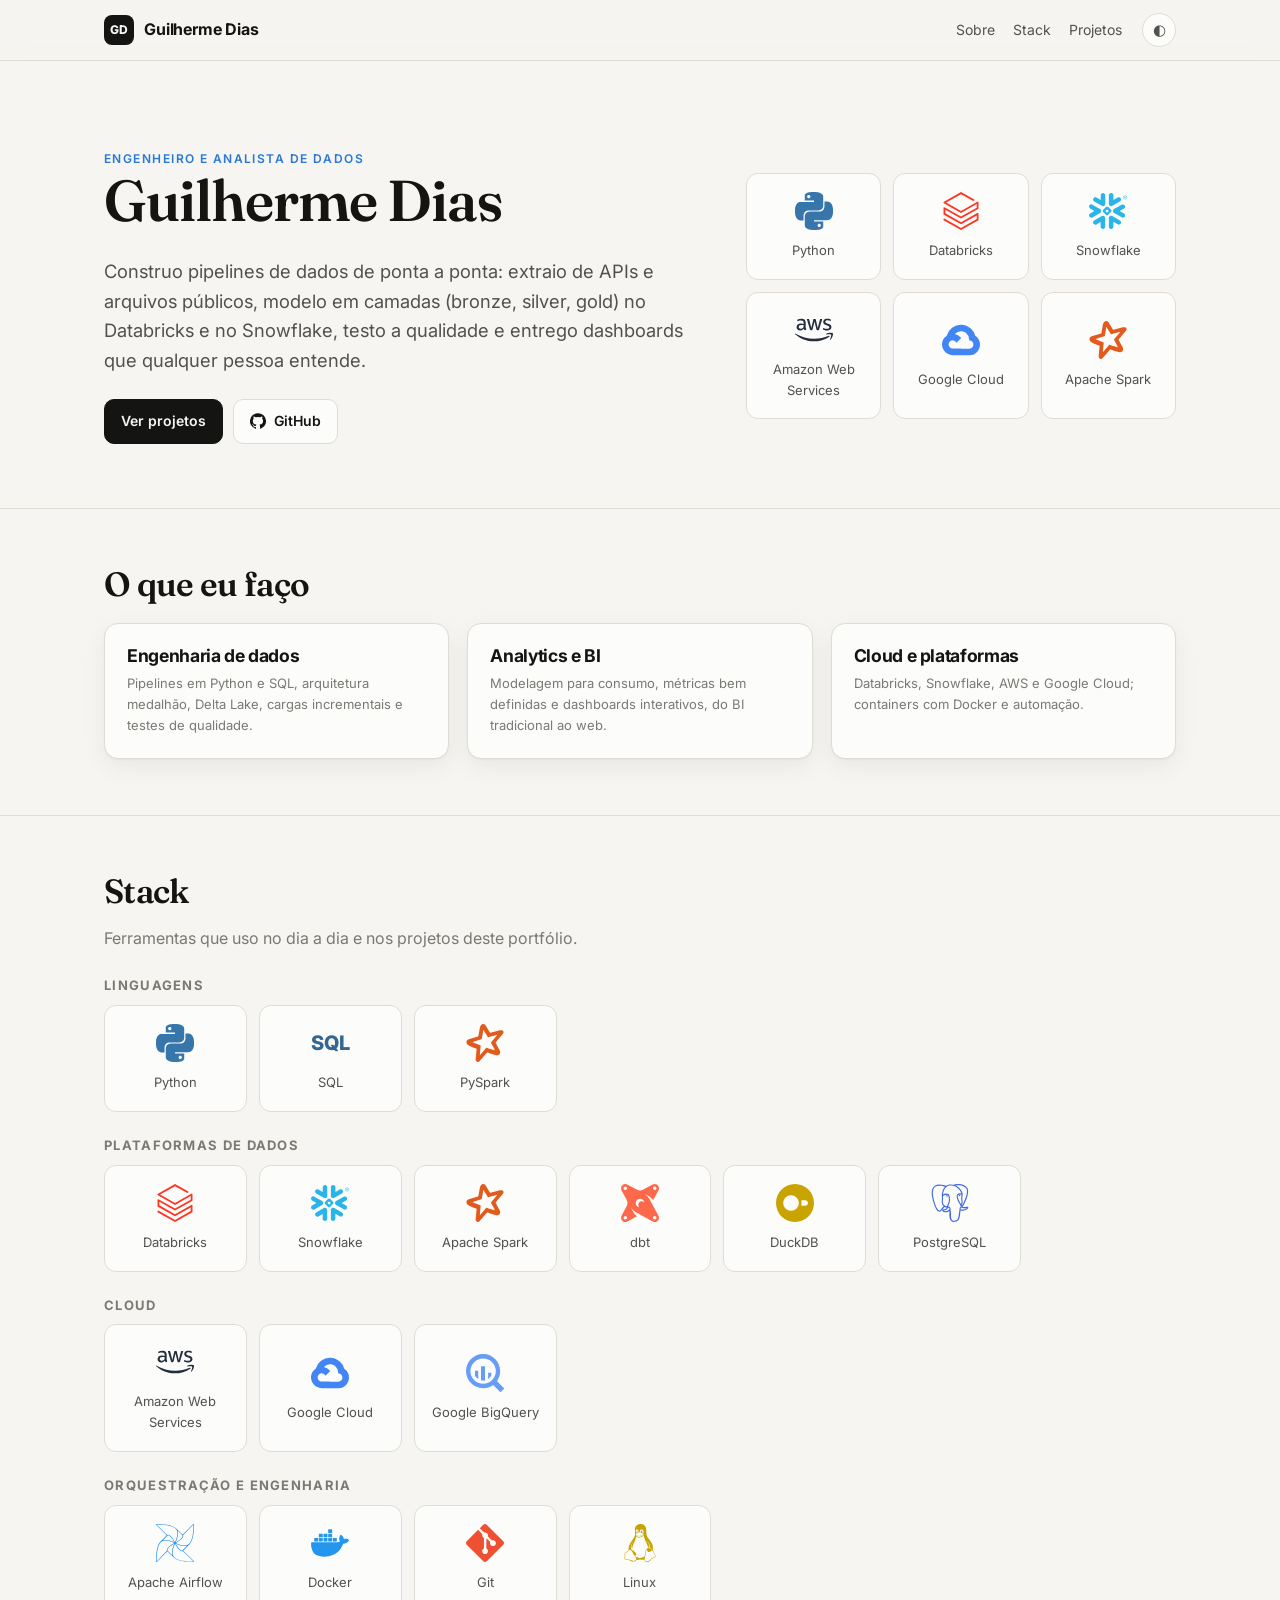
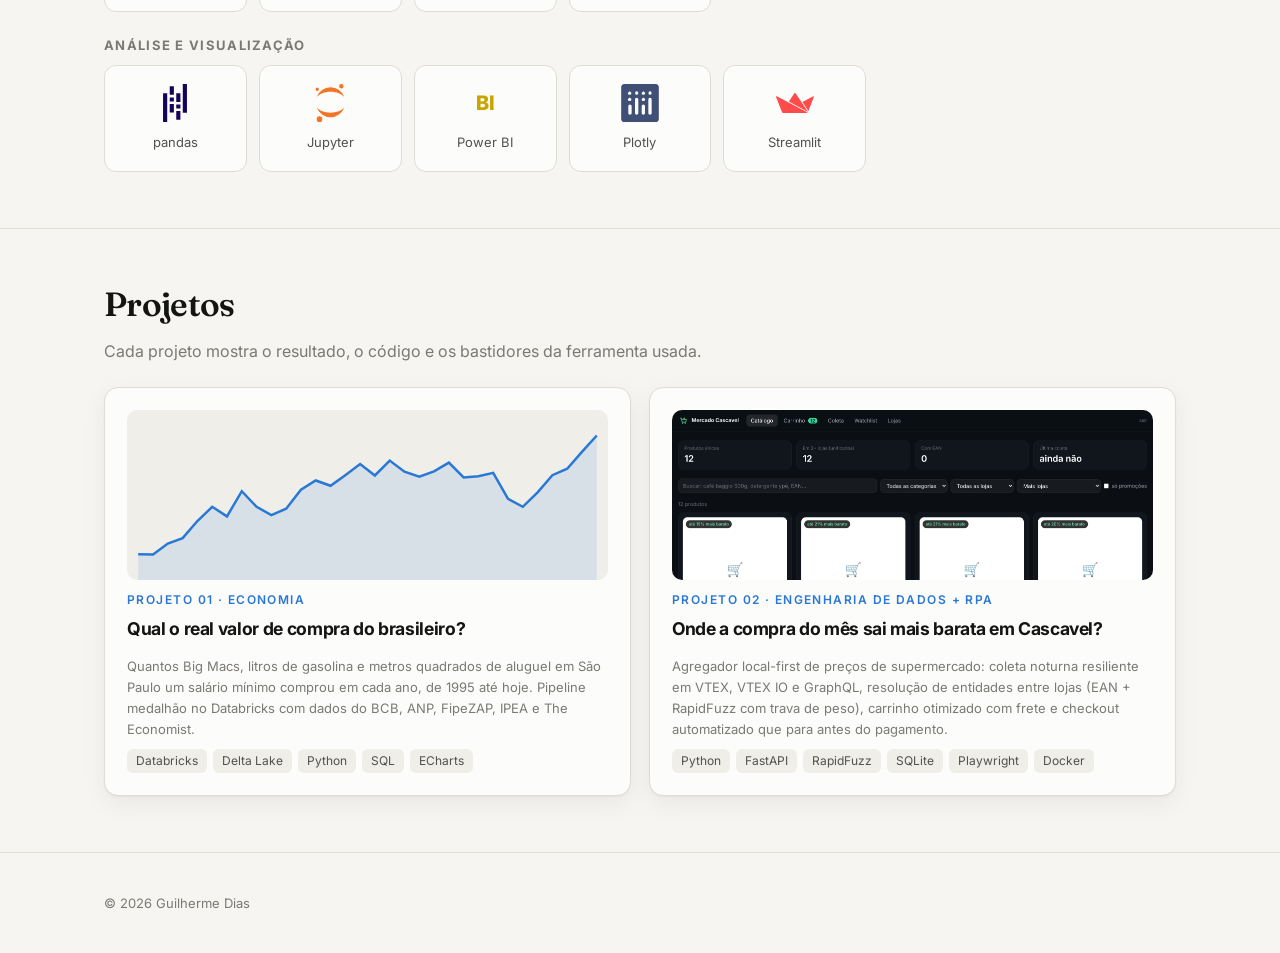
<file: index.html>
<!doctype html>
<html lang="pt-BR">
<head>
<meta charset="utf-8">
<meta name="viewport" content="width=device-width, initial-scale=1">
<title>Guilherme Dias · Dados</title>
<meta name="description" content="Portfólio de Guilherme Dias: engenharia e análise de dados, Databricks, Snowflake, Python, SQL e dashboards interativos.">
<link rel="preconnect" href="https://fonts.googleapis.com">
<link href="https://fonts.googleapis.com/css2?family=Fraunces:opsz,wght@9..144,600&family=Inter:wght@400;500;600;700;800&family=JetBrains+Mono:wght@400&display=swap" rel="stylesheet">
<link rel="stylesheet" href="assets/style.css">
<link rel="icon" href="data:image/svg+xml,<svg xmlns='http://www.w3.org/2000/svg' viewBox='0 0 32 32'><rect width='32' height='32' rx='8' fill='%23141413'/><text x='16' y='21' font-family='Arial' font-weight='800' font-size='13' fill='white' text-anchor='middle'>GD</text></svg>">
<script src="assets/app.js"></script>
<script src="assets/logos.js"></script>
</head>
<body>
<header class="nav"><div class="wrap">
  <a class="brand" href="./"><span class="mono">GD</span>Guilherme Dias</a>
  <nav class="nav-links">
    <a href="#sobre" class="hide-sm">Sobre</a>
    <a href="#stack-sec">Stack</a>
    <a href="#projetos">Projetos</a>
  </nav>
  <button class="theme-btn" onclick="alternarTema()" aria-label="Alternar tema">◐</button>
</div></header>

<main>
<section class="hero" id="sobre"><div class="wrap hero-grid">
  <div>
    <div class="eyebrow" id="titulo">Dados</div>
    <h1 id="nome">Guilherme Dias</h1>
    <p class="lead" id="resumo"></p>
    <div class="cta">
      <a class="btn primary" href="#projetos">Ver projetos</a>
      <a class="btn" id="lnk-linkedin" href="#" target="_blank" rel="noopener"><svg viewBox="0 0 24 24"><path d="M20.45 20.45h-3.56v-5.57c0-1.33-.02-3.04-1.85-3.04-1.85 0-2.14 1.45-2.14 2.94v5.67H9.35V9h3.41v1.56h.05c.48-.9 1.64-1.85 3.37-1.85 3.6 0 4.27 2.37 4.27 5.46v6.28zM5.34 7.43a2.06 2.06 0 1 1 0-4.13 2.06 2.06 0 0 1 0 4.13zM7.12 20.45H3.56V9h3.56v11.45zM22.22 0H1.77C.79 0 0 .77 0 1.73v20.54C0 23.23.79 24 1.77 24h20.45c.98 0 1.78-.77 1.78-1.73V1.73C24 .77 23.2 0 22.22 0z"/></svg>LinkedIn</a>
      <a class="btn" id="lnk-github" href="#" target="_blank" rel="noopener"><svg viewBox="0 0 24 24"><path d="M12 .3a12 12 0 0 0-3.8 23.4c.6.1.8-.3.8-.6v-2c-3.3.7-4-1.6-4-1.6-.6-1.4-1.4-1.8-1.4-1.8-1-.7.1-.7.1-.7 1.2.1 1.8 1.2 1.8 1.2 1 1.8 2.8 1.3 3.5 1 0-.8.4-1.3.7-1.6-2.7-.3-5.5-1.3-5.5-6 0-1.2.5-2.3 1.3-3.1-.2-.4-.6-1.6 0-3.2 0 0 1-.3 3.4 1.2a11.5 11.5 0 0 1 6 0c2.3-1.5 3.3-1.2 3.3-1.2.6 1.6.2 2.8.1 3.2.8.8 1.3 1.9 1.3 3.2 0 4.6-2.8 5.6-5.5 5.9.5.4.9 1.1.9 2.2v3.3c0 .3.1.7.8.6A12 12 0 0 0 12 .3"/></svg>GitHub</a>
    </div>
  </div>
  <div class="logos" id="hero-logos" style="grid-template-columns:repeat(3,1fr)"></div>
</div></section>

<section id="areas-sec"><div class="wrap">
  <h2>O que eu faço</h2>
  <div class="grid grid-3" id="areas" style="margin-top:20px"></div>
</div></section>

<section id="stack-sec"><div class="wrap">
  <h2>Stack</h2>
  <p class="muted">Ferramentas que uso no dia a dia e nos projetos deste portfólio.</p>
  <div id="stack"></div>
</div></section>

<section id="sec-xp"><div class="wrap">
  <h2>Experiência</h2>
  <div id="xp" style="margin-top:12px"></div>
</div></section>

<section id="projetos"><div class="wrap">
  <h2>Projetos</h2>
  <p class="muted">Cada projeto mostra o resultado, o código e os bastidores da ferramenta usada.</p>
  <div class="grid grid-2" style="margin-top:22px">
    <a class="card project-card" href="projetos/poder-de-compra/">
      <div class="thumb" id="thumb-1"></div>
      <div class="eyebrow">Projeto 01 · Economia</div>
      <h3>Qual o real valor de compra do brasileiro?</h3>
      <p class="muted small" style="margin:0">Quantos Big Macs, litros de gasolina e metros quadrados de aluguel em São Paulo um salário mínimo comprou em cada ano, de 1995 até hoje. Pipeline medalhão no Databricks com dados do BCB, ANP, FipeZAP, IPEA e The Economist.</p>
      <div class="tags"><span class="tag">Databricks</span><span class="tag">Delta Lake</span><span class="tag">Python</span><span class="tag">SQL</span><span class="tag">ECharts</span></div>
    </a>
    <a class="card project-card" href="projetos/mercado-cascavel/">
      <div class="thumb"><img src="projetos/mercado-cascavel/prints/catalogo.png" alt="" loading="lazy" style="width:100%;height:100%;object-fit:cover;object-position:top"></div>
      <div class="eyebrow">Projeto 02 · Engenharia de dados + RPA</div>
      <h3>Onde a compra do mês sai mais barata em Cascavel?</h3>
      <p class="muted small" style="margin:0">Agregador local-first de preços de supermercado: coleta noturna resiliente em VTEX, VTEX IO e GraphQL, resolução de entidades entre lojas (EAN + RapidFuzz com trava de peso), carrinho otimizado com frete e checkout automatizado que para antes do pagamento.</p>
      <div class="tags"><span class="tag">Python</span><span class="tag">FastAPI</span><span class="tag">RapidFuzz</span><span class="tag">SQLite</span><span class="tag">Playwright</span><span class="tag">Docker</span></div>
    </a>
  </div>
</div></section>
</main>

<footer><div class="wrap">© <span id="ano-atual"></span> Guilherme Dias</div></footer>

<script src="assets/home.js"></script>
<script>
fetch("data/poder_compra.json").then(r => r.json()).then(d => {
  const pts = d.anual.filter(r => r.bigmacs), w = 600, h = 170, pad = 14;
  const xs = pts.map(r => r.ano), ys = pts.map(r => r.bigmacs);
  const x = a => pad + (a - xs[0]) / (xs.at(-1) - xs[0]) * (w - 2 * pad);
  const y = v => h - pad - (v - Math.min(...ys) + 3) / (Math.max(...ys) - Math.min(...ys) + 6) * (h - 2 * pad);
  const path = pts.map((r, i) => (i ? "L" : "M") + x(r.ano).toFixed(1) + "," + y(r.bigmacs).toFixed(1)).join("");
  document.getElementById("thumb-1").innerHTML =
    `<svg viewBox="0 0 ${w} ${h}" preserveAspectRatio="none" width="100%" height="100%">
       <path d="${path} L${x(xs.at(-1))},${h} L${x(xs[0])},${h}Z" fill="var(--series-1)" opacity=".12"/>
       <path d="${path}" fill="none" stroke="var(--series-1)" stroke-width="2.5" vector-effect="non-scaling-stroke"/>
     </svg>`;
});
</script>
</body>
</html>
</file>
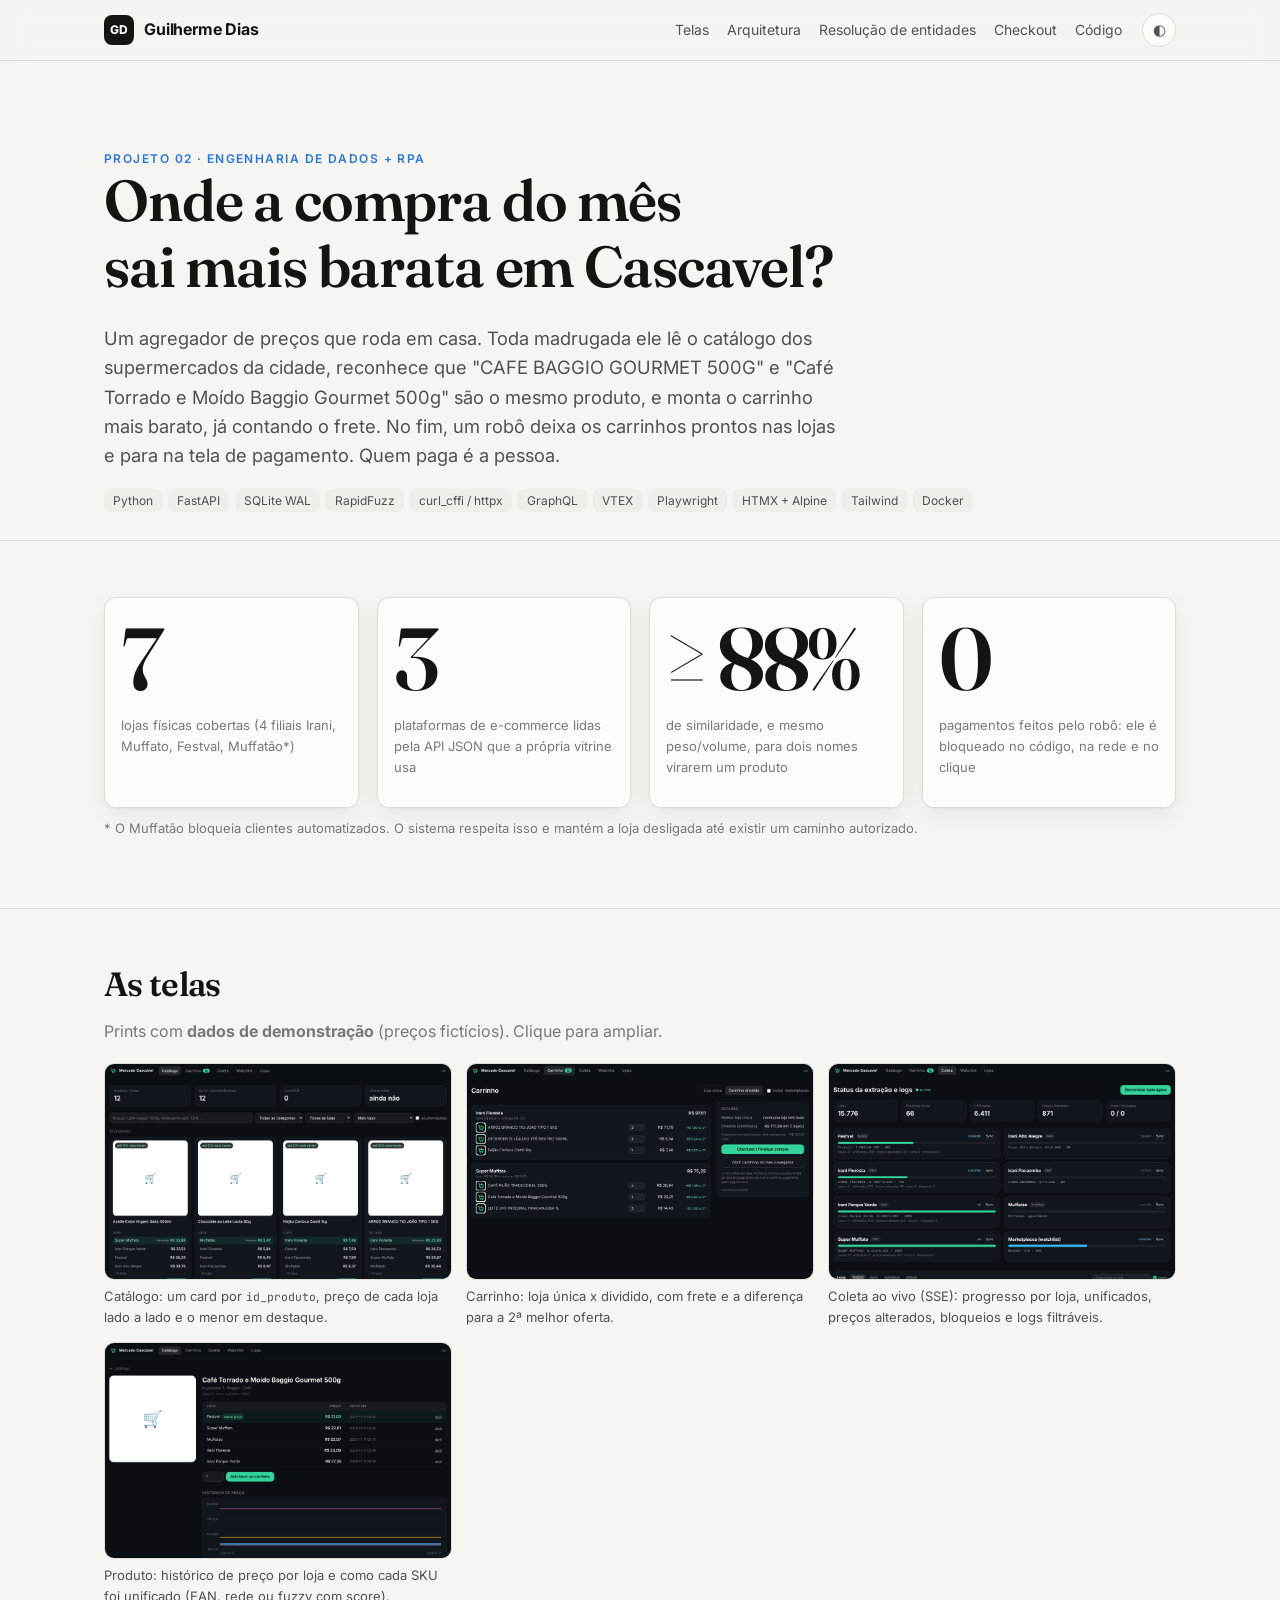
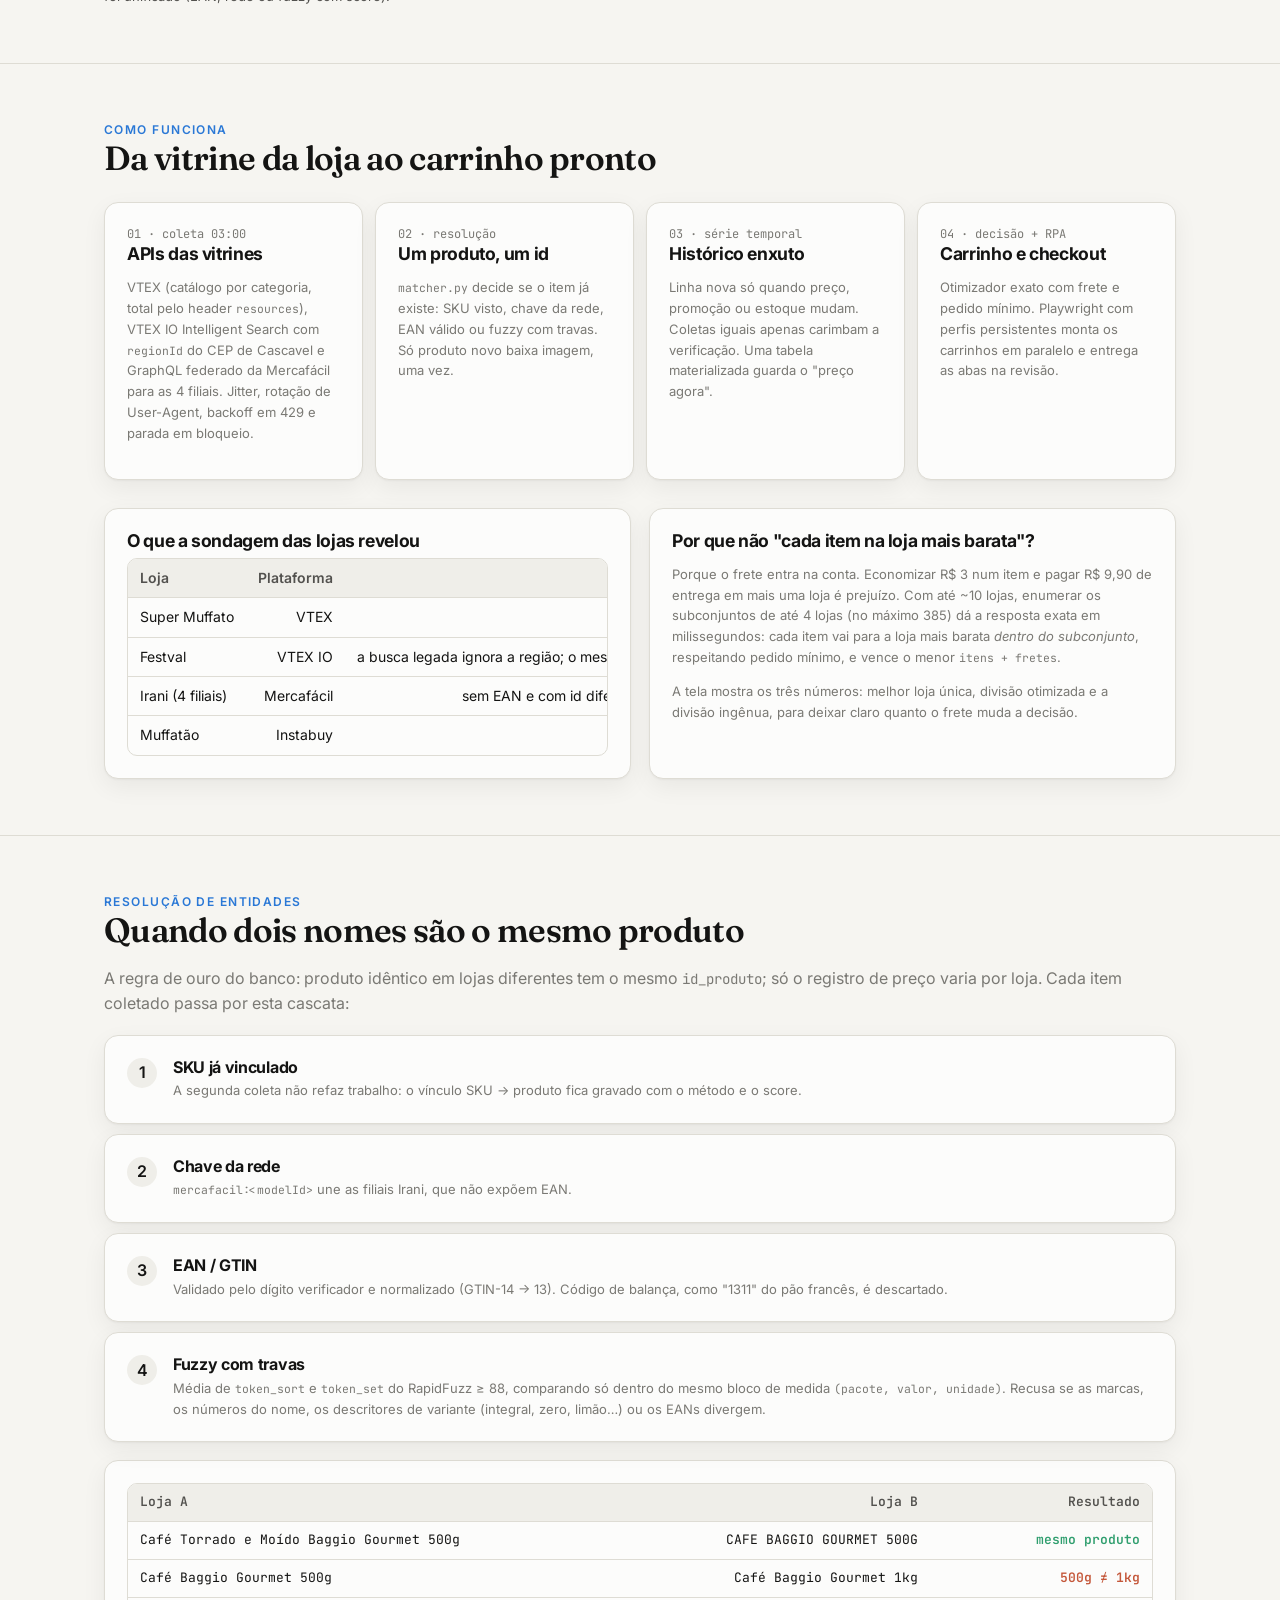
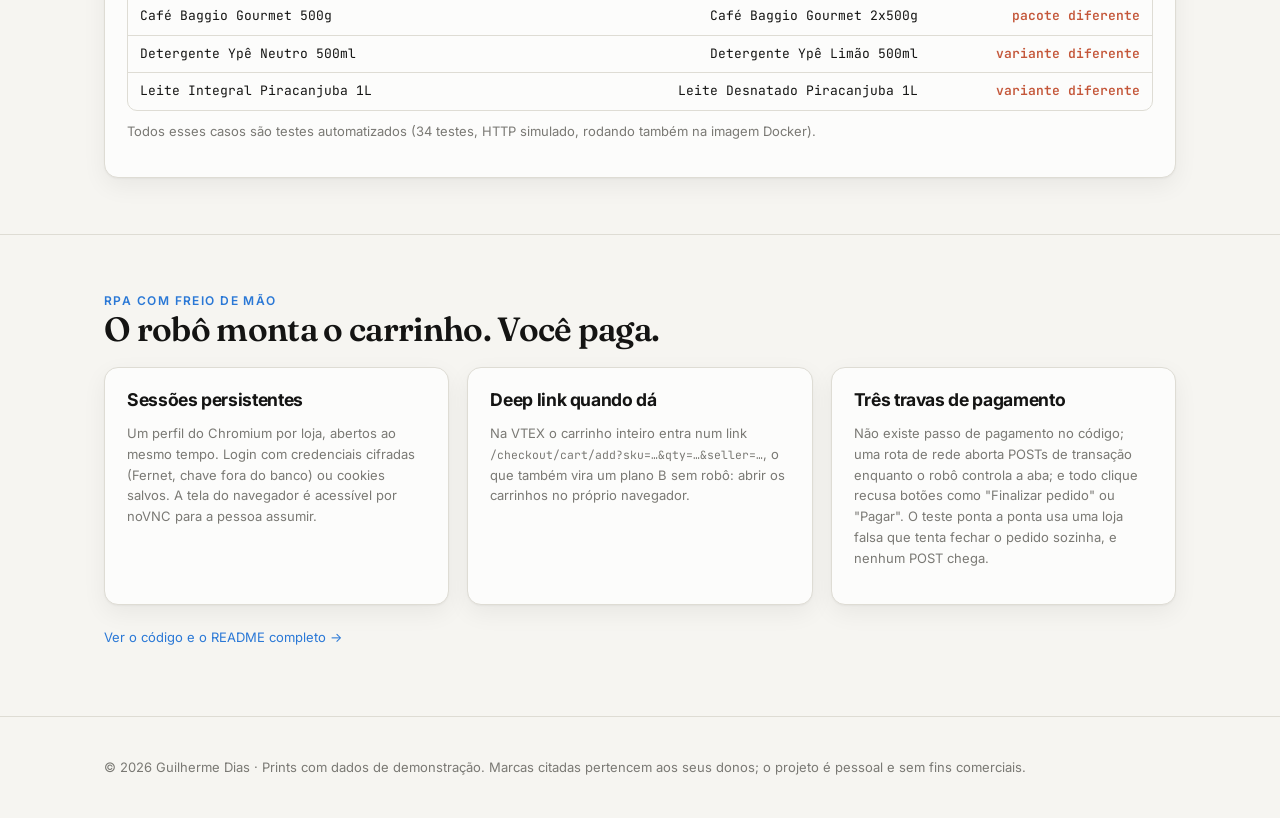
<file: projetos/mercado-cascavel/index.html>
<!doctype html>
<html lang="pt-BR">
<head>
<meta charset="utf-8">
<meta name="viewport" content="width=device-width, initial-scale=1">
<title>Mercado Cascavel</title>
<meta name="description" content="Agregador local-first de preços de supermercado: coleta resiliente, resolução de entidades entre lojas, carrinho otimizado com frete e checkout automatizado que para antes do pagamento.">
<link rel="preconnect" href="https://fonts.googleapis.com">
<link href="https://fonts.googleapis.com/css2?family=Fraunces:opsz,wght@9..144,600&family=Inter:wght@400;500;600;700&family=JetBrains+Mono:wght@400&display=swap" rel="stylesheet">
<link rel="stylesheet" href="../../assets/style.css">
<script src="../../assets/app.js"></script>
<style>
  .er { counter-reset: passo; display: grid; gap: 10px; margin-top: 18px; }
  .er .card { display: grid; grid-template-columns: 34px 1fr; gap: 12px; align-items: start; }
  .er .card::before { counter-increment: passo; content: counter(passo); display: grid; place-items: center;
    width: 30px; height: 30px; border-radius: 50%; background: var(--surface-2); font-weight: 600; }
  .er h3 { margin: 0 0 4px; font-size: 16px; }
  .er p { margin: 0; }
  .vs { font-family: "JetBrains Mono", monospace; font-size: 13px; }
  .grid > .card { min-width: 0; }
  .ok { color: #2f9e6e; font-weight: 600; } .nao { color: #c4573a; font-weight: 600; }
</style>
</head>
<body>
<header class="nav"><div class="wrap">
  <a class="brand" href="../../"><span class="mono">GD</span>Guilherme Dias</a>
  <nav class="nav-links">
    <a href="#telas">Telas</a>
    <a href="#arquitetura" class="hide-sm">Arquitetura</a>
    <a href="#entidades">Resolução de entidades</a>
    <a href="#checkout" class="hide-sm">Checkout</a>
    <a href="https://github.com/Guigarciarosa/guigarciarosa.github.io/tree/main/engenharia/mercado-cascavel" class="hide-sm">Código</a>
  </nav>
  <button class="theme-btn" onclick="alternarTema()" aria-label="Alternar tema">◐</button>
</div></header>

<main>
<section class="hero" style="padding-bottom:28px"><div class="wrap">
  <div class="eyebrow">Projeto 02 · Engenharia de dados + RPA</div>
  <h1>Onde a compra do mês<br>sai mais barata em Cascavel?</h1>
  <p class="lead">Um agregador de preços que roda em casa. Toda madrugada ele lê o catálogo dos supermercados da cidade, reconhece que "CAFE BAGGIO GOURMET 500G" e "Café Torrado e Moído Baggio Gourmet 500g" são o mesmo produto, e monta o carrinho mais barato, já contando o frete. No fim, um robô deixa os carrinhos prontos nas lojas e para na tela de pagamento. Quem paga é a pessoa.</p>
  <div class="tags" style="margin-top:16px">
    <span class="tag">Python</span><span class="tag">FastAPI</span><span class="tag">SQLite WAL</span><span class="tag">RapidFuzz</span><span class="tag">curl_cffi / httpx</span><span class="tag">GraphQL</span><span class="tag">VTEX</span><span class="tag">Playwright</span><span class="tag">HTMX + Alpine</span><span class="tag">Tailwind</span><span class="tag">Docker</span>
  </div>
</div></section>

<section><div class="wrap">
  <div class="grid grid-4">
    <div class="card stat"><div class="big-number">7</div><p class="small muted">lojas físicas cobertas (4 filiais Irani, Muffato, Festval, Muffatão*)</p></div>
    <div class="card stat"><div class="big-number">3</div><p class="small muted">plataformas de e-commerce lidas pela API JSON que a própria vitrine usa</p></div>
    <div class="card stat"><div class="big-number">≥ 88%</div><p class="small muted">de similaridade, e mesmo peso/volume, para dois nomes virarem um produto</p></div>
    <div class="card stat"><div class="big-number">0</div><p class="small muted">pagamentos feitos pelo robô: ele é bloqueado no código, na rede e no clique</p></div>
  </div>
  <p class="small muted" style="margin-top:10px">* O Muffatão bloqueia clientes automatizados. O sistema respeita isso e mantém a loja desligada até existir um caminho autorizado.</p>
</div></section>

<section id="telas"><div class="wrap">
  <h2>As telas</h2>
  <p class="muted">Prints com <b>dados de demonstração</b> (preços fictícios). Clique para ampliar.</p>
  <div class="gallery" style="margin-top:18px">
    <figure><img src="prints/catalogo.png" alt="Catálogo com preço por loja e selo de menor preço" onclick="zoom(this)"><figcaption>Catálogo: um card por <code>id_produto</code>, preço de cada loja lado a lado e o menor em destaque.</figcaption></figure>
    <figure><img src="prints/carrinho.png" alt="Carrinho dividido entre lojas com economia" onclick="zoom(this)"><figcaption>Carrinho: loja única x dividido, com frete e a diferença para a 2ª melhor oferta.</figcaption></figure>
    <figure><img src="prints/coleta.png" alt="Painel de coleta com barras de progresso por loja" onclick="zoom(this)"><figcaption>Coleta ao vivo (SSE): progresso por loja, unificados, preços alterados, bloqueios e logs filtráveis.</figcaption></figure>
    <figure><img src="prints/produto.png" alt="Página do produto com histórico" onclick="zoom(this)"><figcaption>Produto: histórico de preço por loja e como cada SKU foi unificado (EAN, rede ou fuzzy com score).</figcaption></figure>
  </div>
</div></section>

<section id="arquitetura"><div class="wrap">
  <div class="eyebrow">Como funciona</div>
  <h2>Da vitrine da loja ao carrinho pronto</h2>
  <div class="flow" style="margin-top:24px">
    <div class="card step"><div class="n">01 · coleta 03:00</div><h3>APIs das vitrines</h3><p class="small muted">VTEX (catálogo por categoria, total pelo header <code>resources</code>), VTEX IO Intelligent Search com <code>regionId</code> do CEP de Cascavel e GraphQL federado da Mercafácil para as 4 filiais. Jitter, rotação de User-Agent, backoff em 429 e parada em bloqueio.</p></div>
    <div class="card step"><div class="n">02 · resolução</div><h3>Um produto, um id</h3><p class="small muted"><code>matcher.py</code> decide se o item já existe: SKU visto, chave da rede, EAN válido ou fuzzy com travas. Só produto novo baixa imagem, uma vez.</p></div>
    <div class="card step"><div class="n">03 · série temporal</div><h3>Histórico enxuto</h3><p class="small muted">Linha nova só quando preço, promoção ou estoque mudam. Coletas iguais apenas carimbam a verificação. Uma tabela materializada guarda o "preço agora".</p></div>
    <div class="card step"><div class="n">04 · decisão + RPA</div><h3>Carrinho e checkout</h3><p class="small muted">Otimizador exato com frete e pedido mínimo. Playwright com perfis persistentes monta os carrinhos em paralelo e entrega as abas na revisão.</p></div>
  </div>

  <div class="grid grid-2" style="margin-top:28px">
    <div class="card">
      <h3>O que a sondagem das lojas revelou</h3>
      <div class="table-wrap"><table>
        <thead><tr><th>Loja</th><th>Plataforma</th><th>Detalhe que mudou o design</th></tr></thead>
        <tbody>
          <tr><td>Super Muffato</td><td>VTEX</td><td>preço por canal de venda (<code>sc=22</code>), não por CEP</td></tr>
          <tr><td>Festval</td><td>VTEX IO</td><td>a busca legada ignora a região; o mesmo café custa diferente em Cascavel e Curitiba</td></tr>
          <tr><td>Irani (4 filiais)</td><td>Mercafácil</td><td>sem EAN e com id diferente por filial; o <code>modelId</code> é o mesmo nas quatro</td></tr>
          <tr><td>Muffatão</td><td>Instabuy</td><td>bloqueia robôs: fica desligado (sem disfarce)</td></tr>
        </tbody>
      </table></div>
    </div>
    <div class="card">
      <h3>Por que não "cada item na loja mais barata"?</h3>
      <p class="small muted">Porque o frete entra na conta. Economizar R$ 3 num item e pagar R$ 9,90 de entrega em mais uma loja é prejuízo. Com até ~10 lojas, enumerar os subconjuntos de até 4 lojas (no máximo 385) dá a resposta exata em milissegundos: cada item vai para a loja mais barata <i>dentro do subconjunto</i>, respeitando pedido mínimo, e vence o menor <code>itens + fretes</code>.</p>
      <p class="small muted">A tela mostra os três números: melhor loja única, divisão otimizada e a divisão ingênua, para deixar claro quanto o frete muda a decisão.</p>
    </div>
  </div>
</div></section>

<section id="entidades"><div class="wrap">
  <div class="eyebrow">Resolução de entidades</div>
  <h2>Quando dois nomes são o mesmo produto</h2>
  <p class="muted">A regra de ouro do banco: produto idêntico em lojas diferentes tem o mesmo <code>id_produto</code>; só o registro de preço varia por loja. Cada item coletado passa por esta cascata:</p>
  <div class="er">
    <div class="card"><div><h3>SKU já vinculado</h3><p class="small muted">A segunda coleta não refaz trabalho: o vínculo SKU → produto fica gravado com o método e o score.</p></div></div>
    <div class="card"><div><h3>Chave da rede</h3><p class="small muted"><code>mercafacil:&lt;modelId&gt;</code> une as filiais Irani, que não expõem EAN.</p></div></div>
    <div class="card"><div><h3>EAN / GTIN</h3><p class="small muted">Validado pelo dígito verificador e normalizado (GTIN-14 → 13). Código de balança, como "1311" do pão francês, é descartado.</p></div></div>
    <div class="card"><div><h3>Fuzzy com travas</h3><p class="small muted">Média de <code>token_sort</code> e <code>token_set</code> do RapidFuzz ≥ 88, comparando só dentro do mesmo bloco de medida <code>(pacote, valor, unidade)</code>. Recusa se as marcas, os números do nome, os descritores de variante (integral, zero, limão…) ou os EANs divergem.</p></div></div>
  </div>
  <div class="card" style="margin-top:18px">
    <div class="table-wrap"><table class="vs">
      <thead><tr><th>Loja A</th><th>Loja B</th><th>Resultado</th></tr></thead>
      <tbody>
        <tr><td>Café Torrado e Moído Baggio Gourmet 500g</td><td>CAFE BAGGIO GOURMET 500G</td><td class="ok">mesmo produto</td></tr>
        <tr><td>Café Baggio Gourmet 500g</td><td>Café Baggio Gourmet 1kg</td><td class="nao">500g ≠ 1kg</td></tr>
        <tr><td>Café Baggio Gourmet 500g</td><td>Café Baggio Gourmet 2x500g</td><td class="nao">pacote diferente</td></tr>
        <tr><td>Detergente Ypê Neutro 500ml</td><td>Detergente Ypê Limão 500ml</td><td class="nao">variante diferente</td></tr>
        <tr><td>Leite Integral Piracanjuba 1L</td><td>Leite Desnatado Piracanjuba 1L</td><td class="nao">variante diferente</td></tr>
      </tbody>
    </table></div>
    <p class="small muted" style="margin-top:10px">Todos esses casos são testes automatizados (34 testes, HTTP simulado, rodando também na imagem Docker).</p>
  </div>
</div></section>

<section id="checkout"><div class="wrap">
  <div class="eyebrow">RPA com freio de mão</div>
  <h2>O robô monta o carrinho. Você paga.</h2>
  <div class="grid grid-3" style="margin-top:18px">
    <div class="card"><h3>Sessões persistentes</h3><p class="small muted">Um perfil do Chromium por loja, abertos ao mesmo tempo. Login com credenciais cifradas (Fernet, chave fora do banco) ou cookies salvos. A tela do navegador é acessível por noVNC para a pessoa assumir.</p></div>
    <div class="card"><h3>Deep link quando dá</h3><p class="small muted">Na VTEX o carrinho inteiro entra num link <code>/checkout/cart/add?sku=…&amp;qty=…&amp;seller=…</code>, o que também vira um plano B sem robô: abrir os carrinhos no próprio navegador.</p></div>
    <div class="card"><h3>Três travas de pagamento</h3><p class="small muted">Não existe passo de pagamento no código; uma rota de rede aborta POSTs de transação enquanto o robô controla a aba; e todo clique recusa botões como "Finalizar pedido" ou "Pagar". O teste ponta a ponta usa uma loja falsa que tenta fechar o pedido sozinha, e nenhum POST chega.</p></div>
  </div>
  <p class="small" style="margin-top:22px"><a href="https://github.com/Guigarciarosa/guigarciarosa.github.io/tree/main/engenharia/mercado-cascavel">Ver o código e o README completo →</a></p>
</div></section>
</main>

<div class="lightbox" id="lb" onclick="this.classList.remove('on')"><img alt=""></div>
<footer><div class="wrap">© <span id="ano-atual"></span> Guilherme Dias · Prints com dados de demonstração. Marcas citadas pertencem aos seus donos; o projeto é pessoal e sem fins comerciais.</div></footer>
<script>
function zoom(img) { const lb = document.getElementById("lb"); lb.querySelector("img").src = img.src; lb.classList.add("on"); }
const a = document.getElementById("ano-atual"); if (a) a.textContent = new Date().getFullYear();
</script>
</body>
</html>
</file>
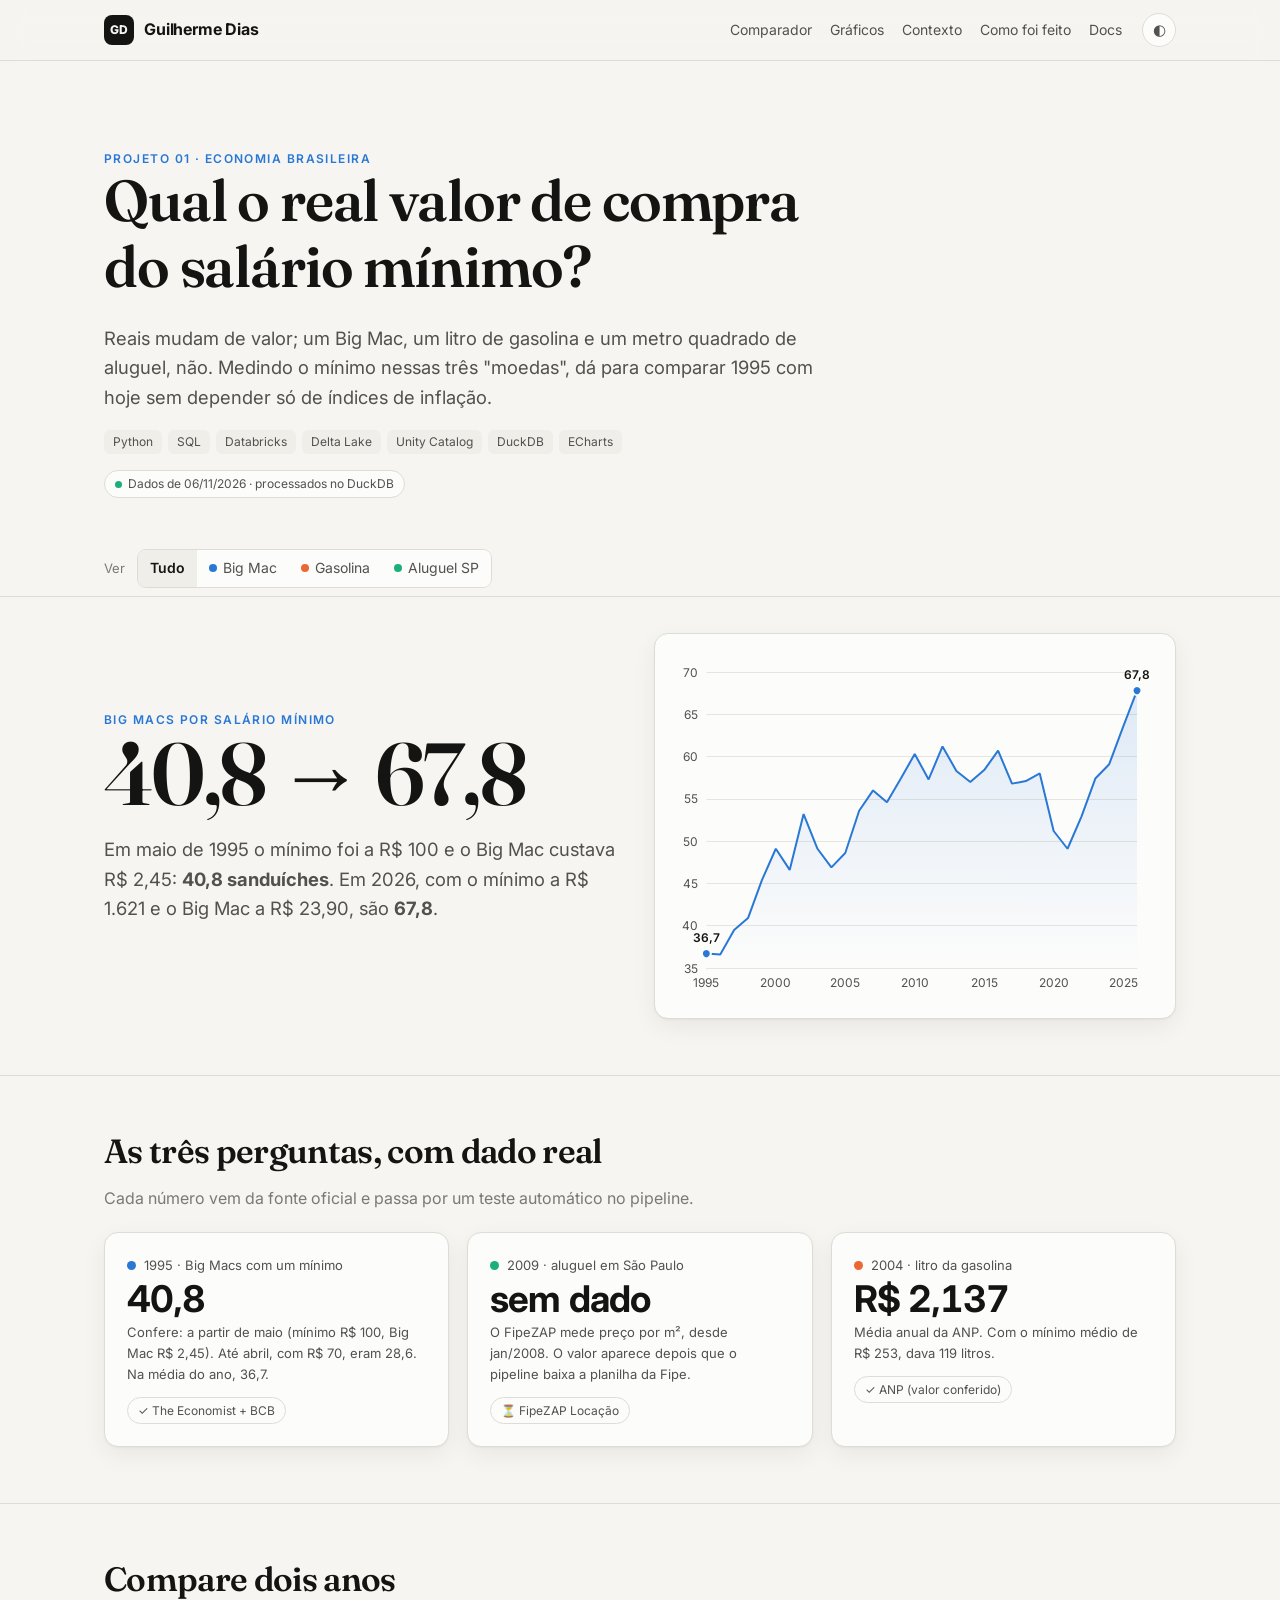
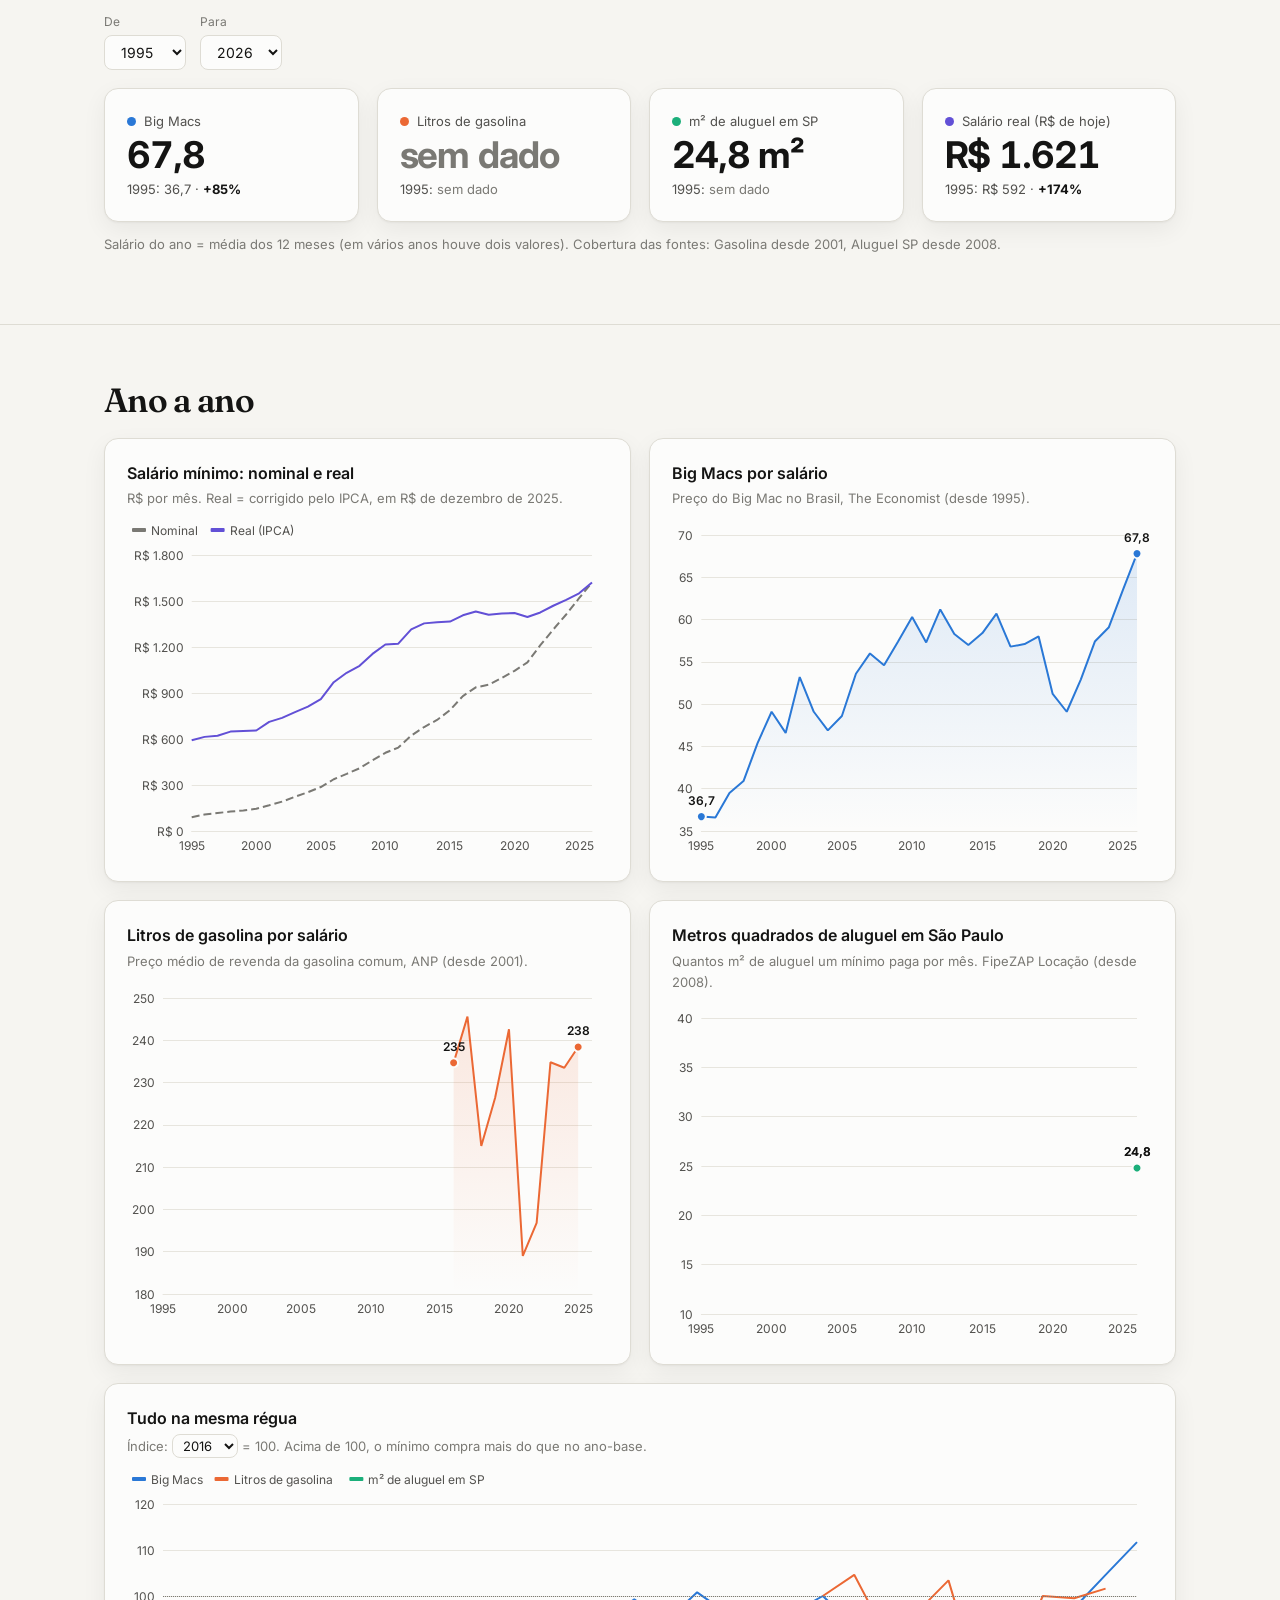
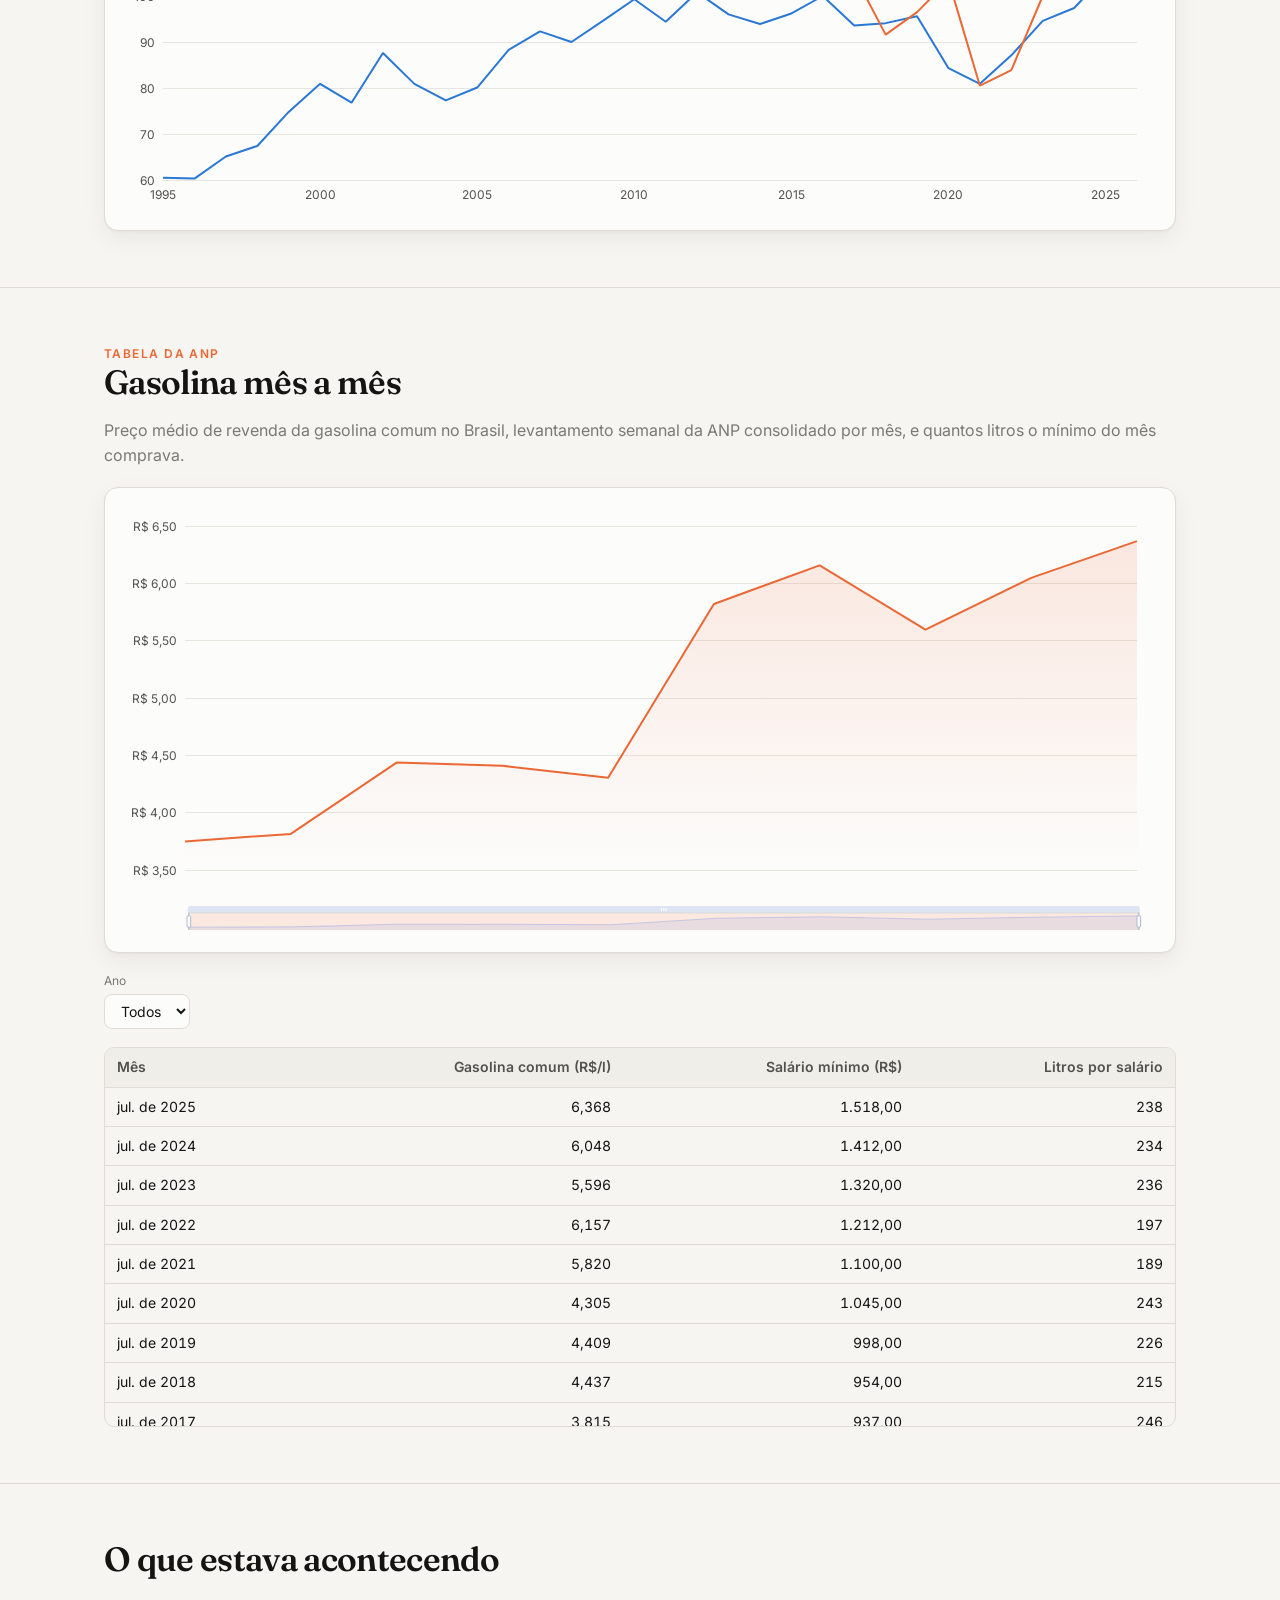
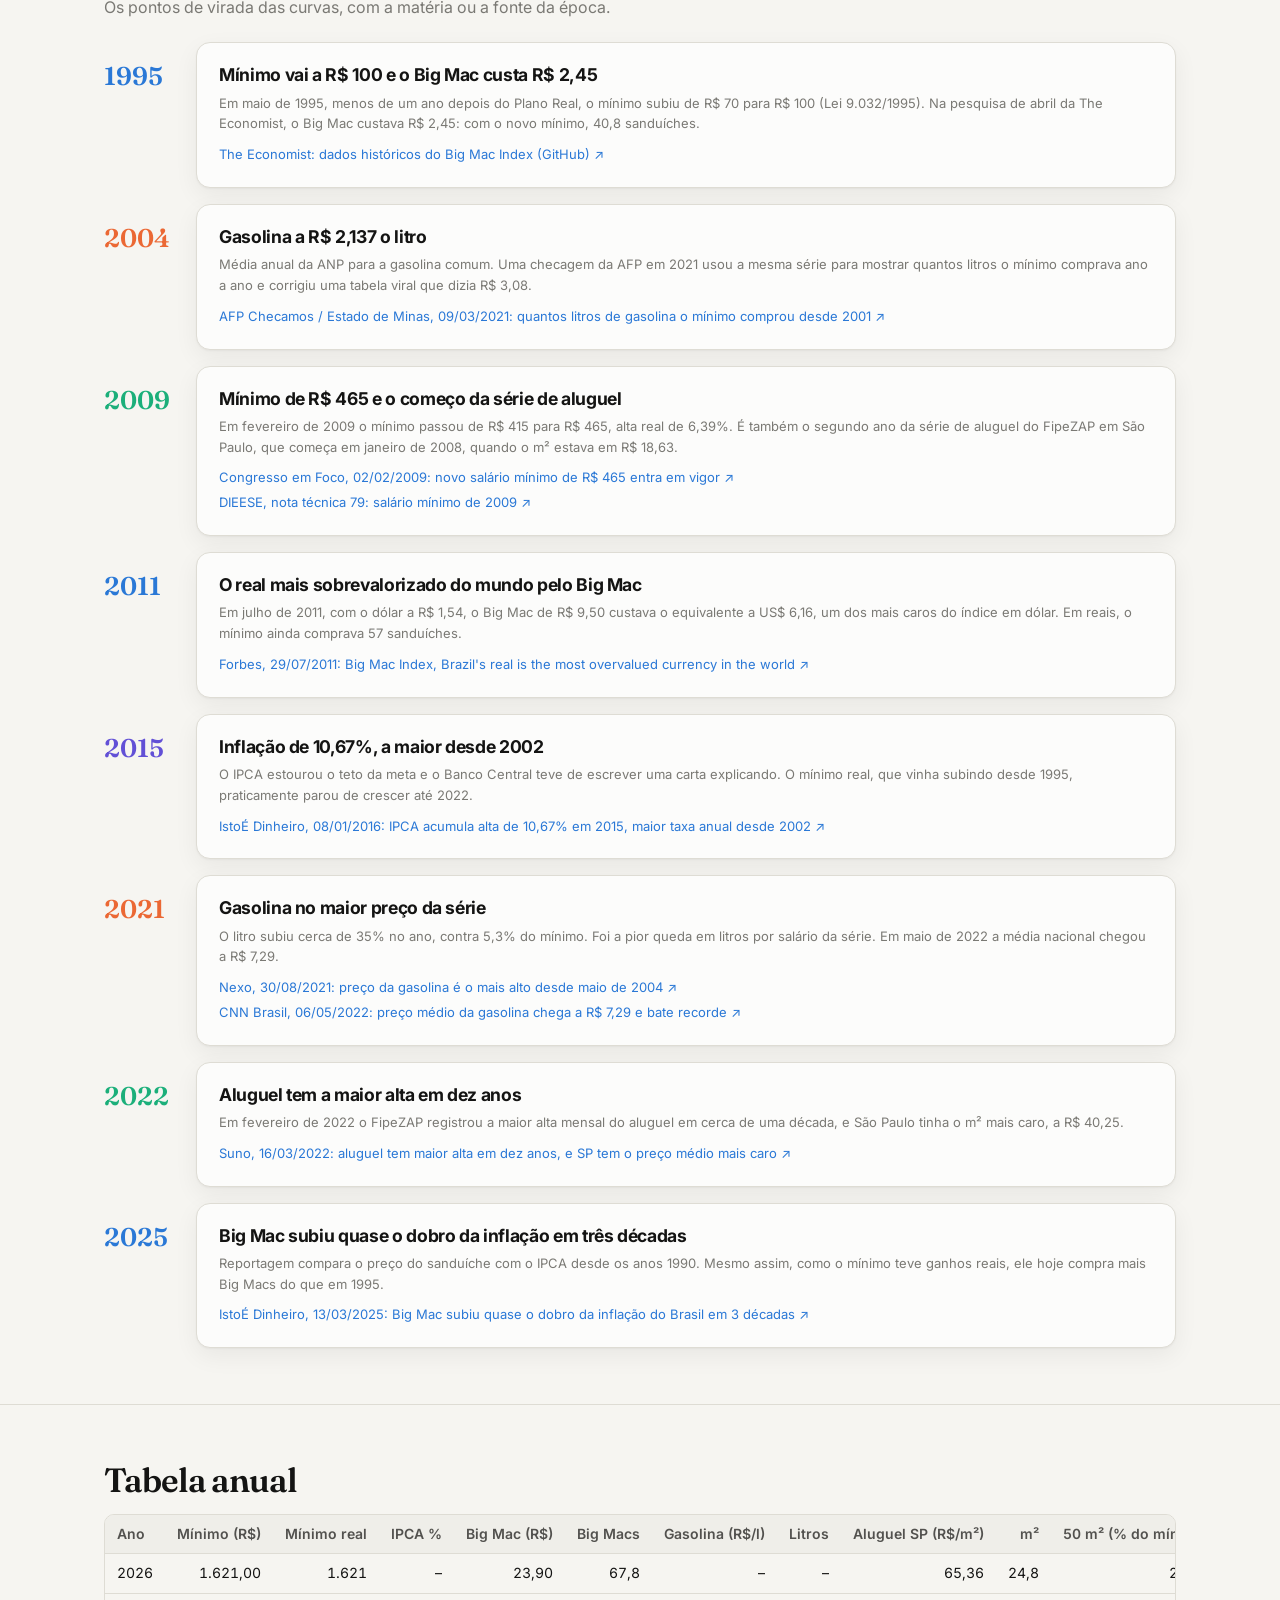
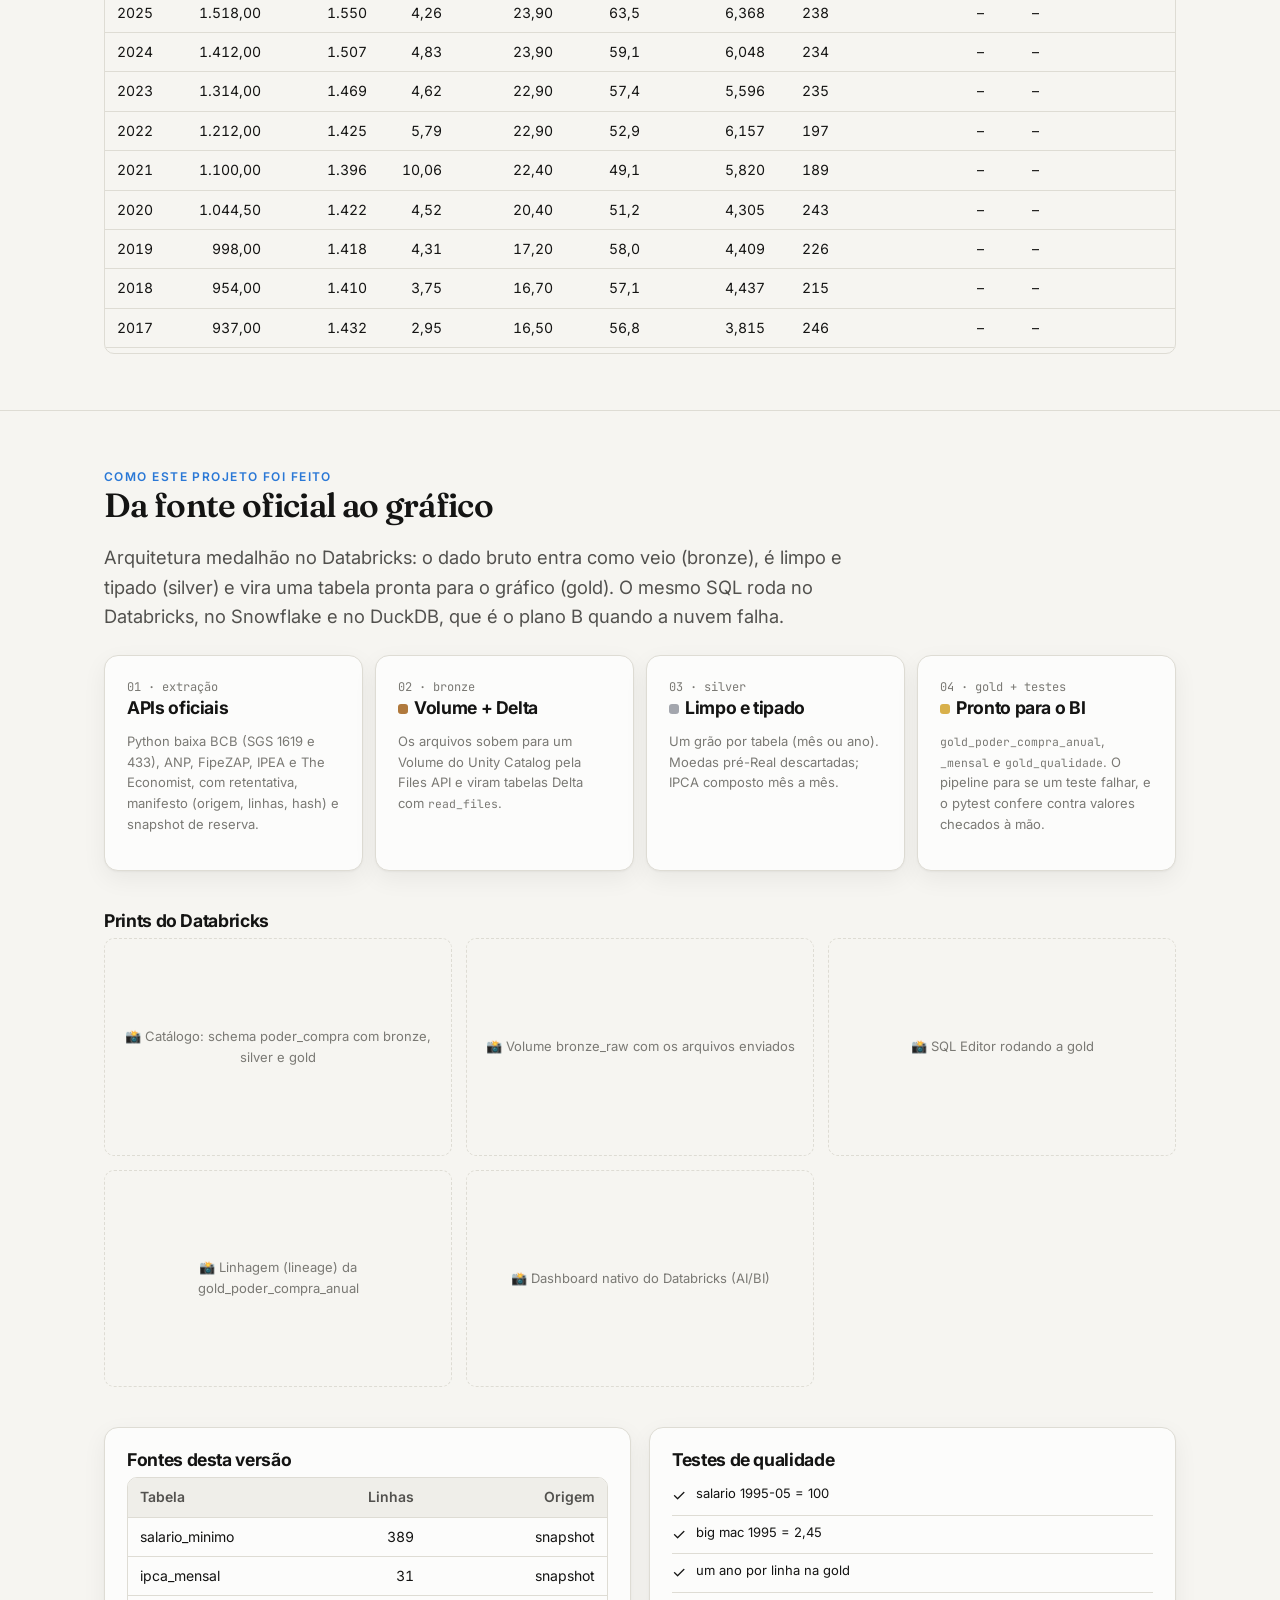
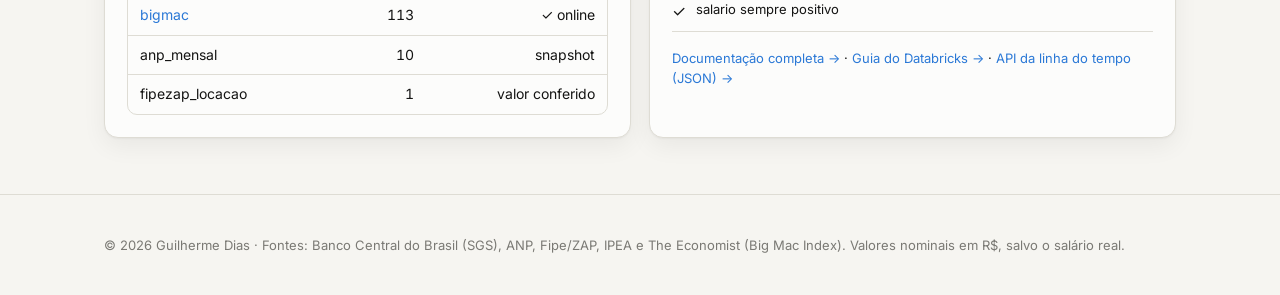
<file: projetos/poder-de-compra/index.html>
<!doctype html>
<html lang="pt-BR">
<head>
<meta charset="utf-8">
<meta name="viewport" content="width=device-width, initial-scale=1">
<title>Poder de compra do mínimo</title>
<meta name="description" content="Quantos Big Macs, litros de gasolina e m² de aluguel em SP um salário mínimo comprou de 1995 até hoje.">
<link rel="preconnect" href="https://fonts.googleapis.com">
<link href="https://fonts.googleapis.com/css2?family=Fraunces:opsz,wght@9..144,600&family=Inter:wght@400;500;600;700&family=JetBrains+Mono:wght@400&display=swap" rel="stylesheet">
<link rel="stylesheet" href="../../assets/style.css">
<script src="../../assets/app.js"></script>
<script src="../../assets/vendor/echarts.min.js"></script>
</head>
<body>
<header class="nav"><div class="wrap">
  <a class="brand" href="../../"><span class="mono">GD</span>Guilherme Dias</a>
  <nav class="nav-links">
    <a href="#comparador">Comparador</a>
    <a href="#graficos" class="hide-sm">Gráficos</a>
    <a href="#contexto" class="hide-sm">Contexto</a>
    <a href="#bastidores">Como foi feito</a>
    <a href="../../docs.html?doc=projeto-1" class="hide-sm">Docs</a>
  </nav>
  <button class="theme-btn" onclick="alternarTema()" aria-label="Alternar tema">◐</button>
</div></header>

<main>
<section class="hero" style="padding-bottom:28px"><div class="wrap">
  <div class="eyebrow">Projeto 01 · Economia brasileira</div>
  <h1>Qual o real valor de compra<br>do salário mínimo?</h1>
  <p class="lead">Reais mudam de valor; um Big Mac, um litro de gasolina e um metro quadrado de aluguel, não. Medindo o mínimo nessas três "moedas", dá para comparar 1995 com hoje sem depender só de índices de inflação.</p>
  <div class="tags" style="margin-top:16px">
    <span class="tag">Python</span><span class="tag">SQL</span><span class="tag">Databricks</span><span class="tag">Delta Lake</span><span class="tag">Unity Catalog</span><span class="tag">DuckDB</span><span class="tag">ECharts</span>
  </div>
  <p style="margin-top:16px"><span class="badge"><span class="led"></span><span id="motor">carregando…</span></span></p>
</div></section>

<div class="filterbar"><div class="wrap">
  <span class="small muted">Ver</span>
  <div class="seg" id="filtro" role="group" aria-label="Filtrar por métrica">
    <button data-f="todos" aria-pressed="true">Tudo</button>
    <button data-f="bigmacs"><span class="dot" style="background:var(--series-1)"></span>Big Mac</button>
    <button data-f="litros_gasolina"><span class="dot" style="background:var(--series-2)"></span>Gasolina</button>
    <button data-f="m2_aluguel_sp"><span class="dot" style="background:var(--series-3)"></span>Aluguel SP</button>
  </div>
</div></div>

<section style="padding-top:36px"><div class="wrap story">
  <div>
    <div class="eyebrow" id="story-eyebrow">Big Macs por salário mínimo</div>
    <div class="big-number" id="story-num">–</div>
    <p class="lead" id="story-txt"></p>
  </div>
  <div class="card"><div id="ch-story" class="chart" role="img" aria-label="Evolução da métrica escolhida"></div></div>
</div></section>

<section id="perguntas"><div class="wrap">
  <h2>As três perguntas, com dado real</h2>
  <p class="muted">Cada número vem da fonte oficial e passa por um teste automático no pipeline.</p>
  <div class="grid grid-3" id="fatos" style="margin-top:20px"></div>
</div></section>

<section id="comparador"><div class="wrap">
  <h2>Compare dois anos</h2>
  <div class="controls">
    <label>De<select id="anoA"></select></label>
    <label>Para<select id="anoB"></select></label>
  </div>
  <div class="grid grid-4" id="kpis"></div>
  <p class="small muted" style="margin-top:12px" id="cobertura"></p>
</div></section>

<section id="graficos"><div class="wrap">
  <h2>Ano a ano</h2>
  <div class="grid grid-2" style="margin-top:18px">
    <div class="card" data-m="salario">
      <p class="chart-title">Salário mínimo: nominal e real</p>
      <p class="chart-sub" id="sub-real">R$ por mês. Real = corrigido pelo IPCA.</p>
      <div id="ch-salario" class="chart"></div>
    </div>
    <div class="card" data-m="bigmacs">
      <p class="chart-title">Big Macs por salário</p>
      <p class="chart-sub">Preço do Big Mac no Brasil, The Economist (desde 1995).</p>
      <div id="ch-bigmac" class="chart"></div>
    </div>
    <div class="card" data-m="litros_gasolina">
      <p class="chart-title">Litros de gasolina por salário</p>
      <p class="chart-sub">Preço médio de revenda da gasolina comum, ANP (desde 2001).</p>
      <div id="ch-gasolina" class="chart"></div>
    </div>
    <div class="card" data-m="m2_aluguel_sp">
      <p class="chart-title">Metros quadrados de aluguel em São Paulo</p>
      <p class="chart-sub">Quantos m² de aluguel um mínimo paga por mês. FipeZAP Locação (desde 2008).</p>
      <div id="ch-aluguel" class="chart"></div>
    </div>
    <div class="card" data-m="indice" style="grid-column:1/-1">
      <p class="chart-title">Tudo na mesma régua</p>
      <p class="chart-sub">Índice: <select id="base" style="padding:2px 6px;font-size:13px"></select> = 100. Acima de 100, o mínimo compra mais do que no ano-base.</p>
      <div id="ch-indice" class="chart"></div>
    </div>
  </div>
</div></section>

<section id="anp" data-m="litros_gasolina"><div class="wrap">
  <div class="eyebrow" style="color:var(--series-2)">Tabela da ANP</div>
  <h2>Gasolina mês a mês</h2>
  <p class="muted">Preço médio de revenda da gasolina comum no Brasil, levantamento semanal da ANP consolidado por mês, e quantos litros o mínimo do mês comprava.</p>
  <div class="card" style="margin-top:18px">
    <div id="ch-anp" class="chart tall"></div>
  </div>
  <div class="controls" style="margin-top:18px"><label>Ano<select id="anoAnp"></select></label></div>
  <div class="table-wrap" style="max-height:380px"><table id="tab-anp"></table></div>
</div></section>

<section id="contexto"><div class="wrap">
  <h2>O que estava acontecendo</h2>
  <p class="muted">Os pontos de virada das curvas, com a matéria ou a fonte da época.</p>
  <div class="timeline" id="timeline"></div>
</div></section>

<section id="tabela-sec"><div class="wrap">
  <h2>Tabela anual</h2>
  <div class="table-wrap" style="max-height:440px;margin-top:14px"><table id="tabela"></table></div>
</div></section>

<section id="bastidores"><div class="wrap">
  <div class="eyebrow">Como este projeto foi feito</div>
  <h2>Da fonte oficial ao gráfico</h2>
  <p class="lead">Arquitetura medalhão no Databricks: o dado bruto entra como veio (bronze), é limpo e tipado (silver) e vira uma tabela pronta para o gráfico (gold). O mesmo SQL roda no Databricks, no Snowflake e no DuckDB, que é o plano B quando a nuvem falha.</p>
  <div class="flow" style="margin-top:24px">
    <div class="card step"><div class="n">01 · extração</div><h3>APIs oficiais</h3><p class="small muted">Python baixa BCB (SGS 1619 e 433), ANP, FipeZAP, IPEA e The Economist, com retentativa, manifesto (origem, linhas, hash) e snapshot de reserva.</p></div>
    <div class="card step"><div class="n">02 · bronze</div><h3><span class="medal" style="background:#b0793c"></span>Volume + Delta</h3><p class="small muted">Os arquivos sobem para um Volume do Unity Catalog pela Files API e viram tabelas Delta com <code>read_files</code>.</p></div>
    <div class="card step"><div class="n">03 · silver</div><h3><span class="medal" style="background:#a3a6ad"></span>Limpo e tipado</h3><p class="small muted">Um grão por tabela (mês ou ano). Moedas pré-Real descartadas; IPCA composto mês a mês.</p></div>
    <div class="card step"><div class="n">04 · gold + testes</div><h3><span class="medal" style="background:#d8b04a"></span>Pronto para o BI</h3><p class="small muted"><code>gold_poder_compra_anual</code>, <code>_mensal</code> e <code>gold_qualidade</code>. O pipeline para se um teste falhar, e o pytest confere contra valores checados à mão.</p></div>
  </div>

  <h3 style="margin-top:40px">Prints do Databricks</h3>
  <div class="gallery" id="galeria"></div>

  <div class="grid grid-2" style="margin-top:40px">
    <div class="card">
      <h3>Fontes desta versão</h3>
      <div class="table-wrap"><table id="fontes"></table></div>
    </div>
    <div class="card">
      <h3>Testes de qualidade</h3>
      <div id="testes"></div>
      <p class="small" style="margin-top:16px"><a href="../../docs.html?doc=projeto-1">Documentação completa →</a> · <a href="../../docs.html?doc=databricks">Guia do Databricks →</a> · <a href="../../data/contexto.json">API da linha do tempo (JSON) →</a></p>
    </div>
  </div>
</div></section>
</main>

<div class="lightbox" id="lb" onclick="this.classList.remove('on')"><img alt=""></div>
<footer><div class="wrap">© <span id="ano-atual"></span> Guilherme Dias · Fontes: Banco Central do Brasil (SGS), ANP, Fipe/ZAP, IPEA e The Economist (Big Mac Index). Valores nominais em R$, salvo o salário real.</div></footer>

<script src="dashboard.js"></script>
</body>
</html>
</file>
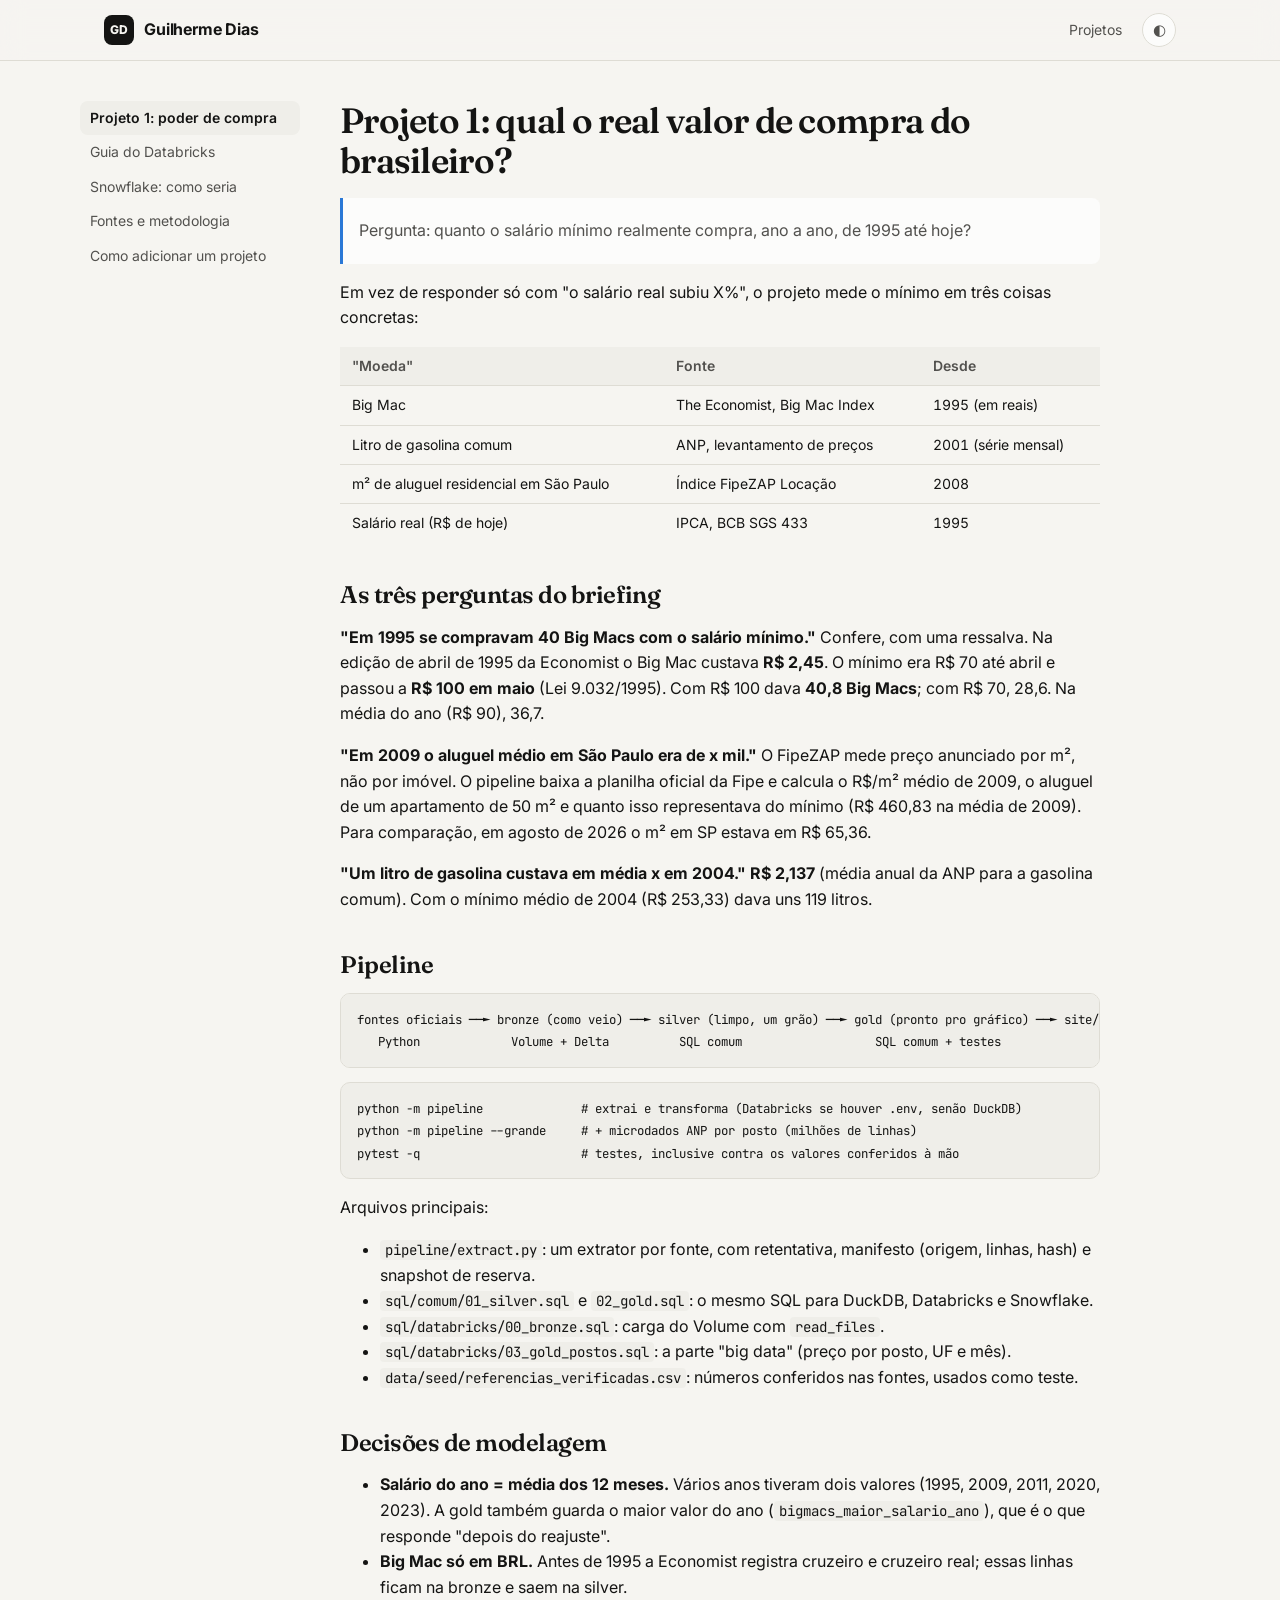
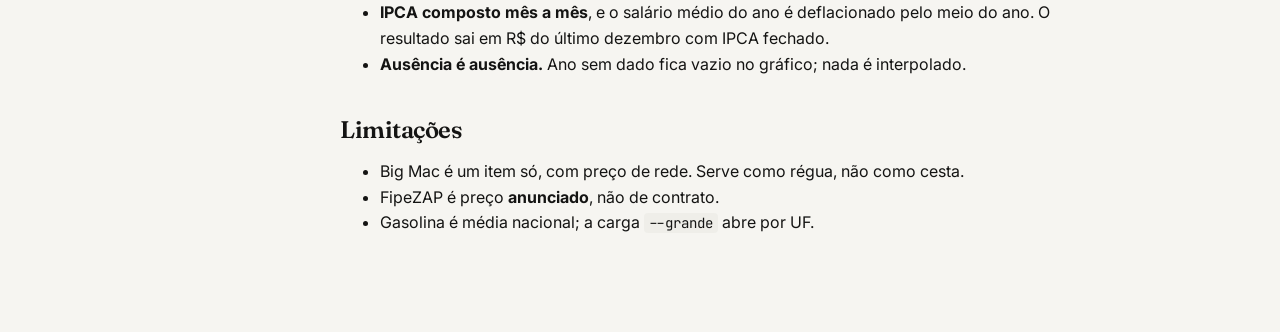
<file: docs.html>
<!doctype html>
<html lang="pt-BR">
<head>
<meta charset="utf-8">
<meta name="viewport" content="width=device-width, initial-scale=1">
<title>Documentação · Dados</title>
<link rel="preconnect" href="https://fonts.googleapis.com">
<link href="https://fonts.googleapis.com/css2?family=Fraunces:opsz,wght@9..144,600&family=Inter:wght@400;500;600;700&family=JetBrains+Mono:wght@400&display=swap" rel="stylesheet">
<link rel="stylesheet" href="assets/style.css">
<script src="assets/app.js"></script>
<script src="assets/vendor/marked.min.js"></script>
<script src="assets/vendor/purify.min.js"></script>
</head>
<body>
<header class="nav"><div class="wrap">
  <a class="brand" href="./"><span class="mono">GD</span>Guilherme Dias</a>
  <nav class="nav-links"><a href="./#projetos">Projetos</a></nav>
  <button class="theme-btn" onclick="alternarTema()" aria-label="Alternar tema">◐</button>
</div></header>
<div class="wrap doc-layout">
  <nav id="menu"></nav>
  <article class="doc" id="doc">Carregando…</article>
</div>
<script>
const DOCS = [
  ["projeto-1", "Projeto 1: poder de compra"],
  ["databricks", "Guia do Databricks"],
  ["snowflake", "Snowflake: como seria"],
  ["fontes", "Fontes e metodologia"],
  ["novo-projeto", "Como adicionar um projeto"],
];
const atual = new URLSearchParams(location.search).get("doc") || DOCS[0][0];
document.getElementById("menu").innerHTML = DOCS.map(([id, t]) => `<a href="?doc=${id}" class="${id === atual ? "on" : ""}">${t}</a>`).join("");
fetch(`docs/${atual}.md`).then(r => r.ok ? r.text() : "# Não encontrado").then(md => {
  // imagens relativas aos prints
  document.getElementById("doc").innerHTML = DOMPurify.sanitize(marked.parse(md));
  document.title = (DOCS.find(d => d[0] === atual) || ["", "Documentação"])[1] + " · Dados";
});
</script>
</body>
</html>
</file>
<file: assets/style.css>
/* Portfólio de dados: tokens de cor (claro/escuro), tipografia e componentes */
:root {
  color-scheme: light;
  --bg: #f6f5f1;
  --surface-1: #fcfcfb;
  --surface-2: #efeee9;
  --border: #dedcd4;
  --text-primary: #141413;
  --text-secondary: #52514e;
  --text-muted: #7a7974;
  --accent: #2a78d6;
  --series-1: #2a78d6; /* Big Mac */
  --series-2: #eb6834; /* gasolina */
  --series-3: #1baf7a; /* aluguel */
  --series-4: #6250d6; /* salário real */
  --grid: #e7e5de;
  --shadow: 0 1px 2px rgba(20, 20, 19, .04), 0 8px 24px rgba(20, 20, 19, .06);
  --radius: 14px;
  --font: "Inter", system-ui, -apple-system, "Segoe UI", sans-serif;
  --font-display: "Fraunces", Georgia, serif;
  --mono: "JetBrains Mono", ui-monospace, monospace;
}
@media (prefers-color-scheme: dark) {
  :root:not([data-theme="light"]) {
    color-scheme: dark;
    --bg: #111110;
    --surface-1: #1a1a19;
    --surface-2: #232321;
    --border: #2f2f2c;
    --text-primary: #f0efec;
    --text-secondary: #c3c2b7;
    --text-muted: #8f8e86;
    --accent: #5598e7;
    --series-1: #3987e5;
    --series-2: #d95926;
    --series-3: #199e70;
    --series-4: #9085e9;
    --grid: #2a2a27;
    --shadow: 0 1px 2px rgba(0, 0, 0, .3), 0 8px 24px rgba(0, 0, 0, .25);
  }
}
:root[data-theme="dark"] {
  color-scheme: dark;
  --bg: #111110;
  --surface-1: #1a1a19;
  --surface-2: #232321;
  --border: #2f2f2c;
  --text-primary: #f0efec;
  --text-secondary: #c3c2b7;
  --text-muted: #8f8e86;
  --accent: #5598e7;
  --series-1: #3987e5;
  --series-2: #d95926;
  --series-3: #199e70;
  --series-4: #9085e9;
  --grid: #2a2a27;
  --shadow: 0 1px 2px rgba(0, 0, 0, .3), 0 8px 24px rgba(0, 0, 0, .25);
}

* { box-sizing: border-box; }
html { -webkit-text-size-adjust: 100%; }
body {
  margin: 0; background: var(--bg); color: var(--text-primary);
  font: 16px/1.6 var(--font); -webkit-font-smoothing: antialiased;
}
a { color: var(--accent); text-decoration: none; }
a:hover { text-decoration: underline; }
img { max-width: 100%; display: block; }
code, pre { font-family: var(--mono); font-size: .88em; }
.wrap { max-width: 1120px; margin: 0 auto; padding: 0 24px; }
@media (max-width: 600px) { .wrap { padding: 0 16px; } }

/* topo */
.nav { position: sticky; top: 0; z-index: 10; backdrop-filter: blur(12px);
  background: color-mix(in srgb, var(--bg) 82%, transparent); border-bottom: 1px solid var(--border); }
.nav .wrap { display: flex; align-items: center; gap: 20px; height: 60px; }
.brand { font-weight: 700; color: var(--text-primary); letter-spacing: -.01em; }
.brand span { color: var(--accent); }
.nav-links { display: flex; gap: 18px; margin-left: auto; font-size: 14px; }
.nav-links a { color: var(--text-secondary); }
.theme-btn { border: 1px solid var(--border); background: var(--surface-1); color: var(--text-secondary);
  border-radius: 999px; width: 34px; height: 34px; cursor: pointer; font-size: 15px; }
@media (max-width: 600px) { .nav-links .hide-sm { display: none; } }

/* tipografia */
h1, h2, h3 { line-height: 1.15; letter-spacing: -.02em; margin: 0 0 .4em; }
h1 { font-family: var(--font-display); font-weight: 600; font-size: clamp(2.2rem, 5vw, 3.6rem); }
h2 { font-family: var(--font-display); font-weight: 600; font-size: clamp(1.6rem, 3vw, 2.1rem); }
h3 { font-size: 1.1rem; }
.eyebrow { font-size: 12px; font-weight: 600; letter-spacing: .12em; text-transform: uppercase; color: var(--accent); }
.lead { font-size: 1.15rem; color: var(--text-secondary); max-width: 62ch; }
.muted { color: var(--text-muted); }
.small { font-size: 13px; }
section { padding: 56px 0; }
section + section { border-top: 1px solid var(--border); }

/* hero */
.hero { padding: 88px 0 64px; }
.hero .chips { display: flex; flex-wrap: wrap; gap: 8px; margin-top: 22px; }
.chip { font-size: 13px; padding: 5px 12px; border-radius: 999px; background: var(--surface-2);
  color: var(--text-secondary); border: 1px solid var(--border); }

/* cartões */
.card { background: var(--surface-1); border: 1px solid var(--border); border-radius: var(--radius);
  box-shadow: var(--shadow); padding: 22px; }
.grid { display: grid; gap: 18px; }
.grid-2 { grid-template-columns: repeat(2, minmax(0, 1fr)); }
.grid-3 { grid-template-columns: repeat(auto-fit, minmax(240px, 1fr)); }
.grid-4 { grid-template-columns: repeat(auto-fit, minmax(200px, 1fr)); }
@media (max-width: 760px) { .grid-2 { grid-template-columns: 1fr; } }

.project-card { display: flex; flex-direction: column; gap: 10px; color: inherit; transition: transform .15s; }
.project-card:hover { transform: translateY(-2px); text-decoration: none; }
.project-card .thumb { height: 170px; border-radius: 10px; background: var(--surface-2); overflow: hidden; }
.project-card.soon { opacity: .6; pointer-events: none; }
.tags { display: flex; flex-wrap: wrap; gap: 6px; }
.tag { font-size: 12px; padding: 2px 9px; border-radius: 6px; background: var(--surface-2); color: var(--text-secondary); }

/* KPIs */
.kpi { display: flex; flex-direction: column; gap: 4px; }
.kpi .label { font-size: 13px; color: var(--text-secondary); display: flex; align-items: center; gap: 8px; }
.kpi .dot { width: 9px; height: 9px; border-radius: 50%; flex: none; }
.kpi .value { font-size: 2.3rem; font-weight: 700; letter-spacing: -.03em; line-height: 1.05; font-variant-numeric: tabular-nums; }
.kpi .delta { font-size: 13px; color: var(--text-secondary); }
.kpi .delta b { color: var(--text-primary); }

/* comparador */
.controls { display: flex; flex-wrap: wrap; gap: 14px; align-items: end; margin-bottom: 18px; }
.controls label { font-size: 12px; color: var(--text-muted); display: flex; flex-direction: column; gap: 4px; }
select, .seg button { font: inherit; font-size: 14px; padding: 7px 12px; border-radius: 8px;
  border: 1px solid var(--border); background: var(--surface-1); color: var(--text-primary); }
.seg { display: inline-flex; border: 1px solid var(--border); border-radius: 9px; overflow: hidden; }
.seg button { border: 0; border-radius: 0; cursor: pointer; background: var(--surface-1); color: var(--text-secondary); }
.seg button[aria-pressed="true"] { background: var(--surface-2); color: var(--text-primary); font-weight: 600; }

.chart { width: 100%; height: 340px; }
.chart.tall { height: 420px; }
.chart-title { font-weight: 600; margin: 0; }
.chart-sub { font-size: 13px; color: var(--text-muted); margin: 2px 0 10px; }

/* destaque narrativo */
.story { display: grid; grid-template-columns: 1fr 1fr; gap: 28px; align-items: center; }
@media (max-width: 800px) { .story { grid-template-columns: 1fr; } }
.big-number { font-family: var(--font-display); font-size: clamp(3rem, 9vw, 5.5rem); font-weight: 600; line-height: 1; letter-spacing: -.03em; }

/* tabela */
.table-wrap { overflow-x: auto; border: 1px solid var(--border); border-radius: 10px; }
table { border-collapse: collapse; width: 100%; font-size: 14px; font-variant-numeric: tabular-nums; }
th, td { padding: 8px 12px; text-align: right; border-bottom: 1px solid var(--border); white-space: nowrap; }
th:first-child, td:first-child { text-align: left; }
th { font-weight: 600; color: var(--text-secondary); background: var(--surface-2); position: sticky; top: 0; }
tr:last-child td { border-bottom: 0; }

/* pipeline (diagrama) */
.flow { display: grid; grid-template-columns: repeat(4, 1fr); gap: 12px; }
@media (max-width: 800px) { .flow { grid-template-columns: 1fr 1fr; } }
.flow .step { position: relative; }
.flow .step .n { font-family: var(--mono); font-size: 12px; color: var(--text-muted); }
.medal { display: inline-block; width: 10px; height: 10px; border-radius: 3px; margin-right: 6px; vertical-align: middle; }

/* galeria */
.gallery { display: grid; grid-template-columns: repeat(auto-fill, minmax(260px, 1fr)); gap: 14px; }
.gallery figure { margin: 0; }
.gallery img { border-radius: 10px; border: 1px solid var(--border); cursor: zoom-in; aspect-ratio: 16/10; object-fit: cover; width: 100%; }
.gallery figcaption { font-size: 13px; color: var(--text-secondary); margin-top: 6px; }
.placeholder { aspect-ratio: 16/10; border-radius: 10px; border: 1.5px dashed var(--border); display: grid;
  place-items: center; text-align: center; color: var(--text-muted); font-size: 13px; padding: 16px; }
.lightbox { position: fixed; inset: 0; background: rgba(0,0,0,.85); display: none; place-items: center; z-index: 50; padding: 24px; }
.lightbox.on { display: grid; }
.lightbox img { max-height: 90vh; border-radius: 8px; }

/* docs */
.doc { max-width: 760px; }
.doc h1 { font-size: 2.2rem; }
.doc h2 { font-size: 1.5rem; margin-top: 1.6em; }
.doc pre { background: var(--surface-2); padding: 14px 16px; border-radius: 10px; overflow-x: auto; border: 1px solid var(--border); }
.doc :not(pre) > code { background: var(--surface-2); padding: 1px 5px; border-radius: 4px; }
.doc table { margin: 1em 0; }
.doc th, .doc td { text-align: left; white-space: normal; }
.doc img { border-radius: 10px; border: 1px solid var(--border); margin: 1em 0; }
.doc blockquote { margin: 1em 0; padding: 4px 16px; border-left: 3px solid var(--accent); color: var(--text-secondary); background: var(--surface-1); border-radius: 0 8px 8px 0; }
.doc-layout { display: grid; grid-template-columns: 220px 1fr; gap: 40px; padding: 40px 0 80px; }
.doc-layout nav a { display: block; padding: 6px 10px; border-radius: 8px; color: var(--text-secondary); font-size: 14px; }
.doc-layout nav a.on { background: var(--surface-2); color: var(--text-primary); font-weight: 600; }
@media (max-width: 800px) { .doc-layout { grid-template-columns: 1fr; gap: 16px; } }

.badge { display: inline-flex; align-items: center; gap: 6px; font-size: 12px; padding: 3px 10px; border-radius: 999px;
  border: 1px solid var(--border); color: var(--text-secondary); background: var(--surface-1); }
.badge .led { width: 7px; height: 7px; border-radius: 50%; background: var(--series-3); }
footer { padding: 40px 0; color: var(--text-muted); font-size: 13px; border-top: 1px solid var(--border); }

/* marca */
.brand { display: inline-flex; align-items: center; gap: 10px; }
.brand .mono { display: inline-grid; place-items: center; width: 30px; height: 30px; border-radius: 8px;
  background: var(--text-primary); color: var(--bg); font-size: 12px; font-weight: 800; letter-spacing: .02em; }

/* barra de filtro do projeto */
.filterbar { position: sticky; top: 60px; z-index: 9; background: color-mix(in srgb, var(--bg) 88%, transparent);
  backdrop-filter: blur(10px); border-bottom: 1px solid var(--border); }
.filterbar .wrap { display: flex; align-items: center; gap: 12px; height: 54px; overflow-x: auto; }
.seg .dot { display: inline-block; width: 8px; height: 8px; border-radius: 50%; margin-right: 6px; vertical-align: 1px; }

/* linha do tempo */
.timeline { display: flex; flex-direction: column; gap: 16px; margin-top: 22px; position: relative; }
.tl-item { display: grid; grid-template-columns: 76px 1fr; gap: 16px; align-items: start; }
.tl-ano { font-family: var(--font-display); font-size: 1.6rem; font-weight: 600; padding-top: 14px; }
.tl-fontes { list-style: none; padding: 0; margin: 0; display: flex; flex-direction: column; gap: 4px; font-size: 13px; }
@media (max-width: 600px) { .tl-item { grid-template-columns: 1fr; gap: 4px; } .tl-ano { padding-top: 0; } }

/* home: stack com logos */
.stack-group { margin-top: 26px; }
.stack-group h3 { font-size: 13px; text-transform: uppercase; letter-spacing: .1em; color: var(--text-muted); margin-bottom: 12px; }
.logos { display: grid; grid-template-columns: repeat(auto-fill, minmax(132px, 1fr)); gap: 12px; }
.logo-tile { display: flex; flex-direction: column; align-items: center; justify-content: center; gap: 10px; padding: 18px 10px;
  background: var(--surface-1); border: 1px solid var(--border); border-radius: 12px; transition: transform .15s, border-color .15s; }
.logo-tile:hover { transform: translateY(-2px); border-color: var(--tile, var(--accent)); }
.logo-tile svg { width: 38px; height: 38px; fill: var(--tile); }
.logo-tile .txt-logo { height: 38px; display: grid; place-items: center; font-weight: 800; font-size: 20px; color: var(--tile); }
.logo-tile span { font-size: 13px; color: var(--text-secondary); text-align: center; }
:root[data-theme="dark"] .logo-tile.dark-invert svg { fill: var(--text-primary); }
@media (prefers-color-scheme: dark) { :root:not([data-theme="light"]) .logo-tile.dark-invert svg { fill: var(--text-primary); } }

.hero-grid { display: grid; grid-template-columns: 1.4fr 1fr; gap: 40px; align-items: center; }
@media (max-width: 860px) { .hero-grid { grid-template-columns: 1fr; } }
.cta { display: flex; flex-wrap: wrap; gap: 10px; margin-top: 24px; }
.btn { display: inline-flex; align-items: center; gap: 8px; padding: 10px 16px; border-radius: 10px; font-weight: 600; font-size: 14px;
  border: 1px solid var(--border); background: var(--surface-1); color: var(--text-primary); }
.btn:hover { text-decoration: none; border-color: var(--accent); }
.btn.primary { background: var(--text-primary); color: var(--bg); border-color: var(--text-primary); }
.btn svg { width: 16px; height: 16px; fill: currentColor; }
.stat-row { display: grid; grid-template-columns: repeat(2, 1fr); gap: 12px; }
.stat { background: var(--surface-1); border: 1px solid var(--border); border-radius: 12px; padding: 16px; }
.stat b { display: block; font-size: 1.8rem; letter-spacing: -.02em; }
.stat span { font-size: 13px; color: var(--text-secondary); }
.xp { display: grid; grid-template-columns: 150px 1fr; gap: 16px; padding: 16px 0; border-bottom: 1px solid var(--border); }
.xp:last-child { border-bottom: 0; }
.xp .when { font-size: 13px; color: var(--text-muted); padding-top: 3px; }
@media (max-width: 600px) { .xp { grid-template-columns: 1fr; gap: 2px; } }
</file>
